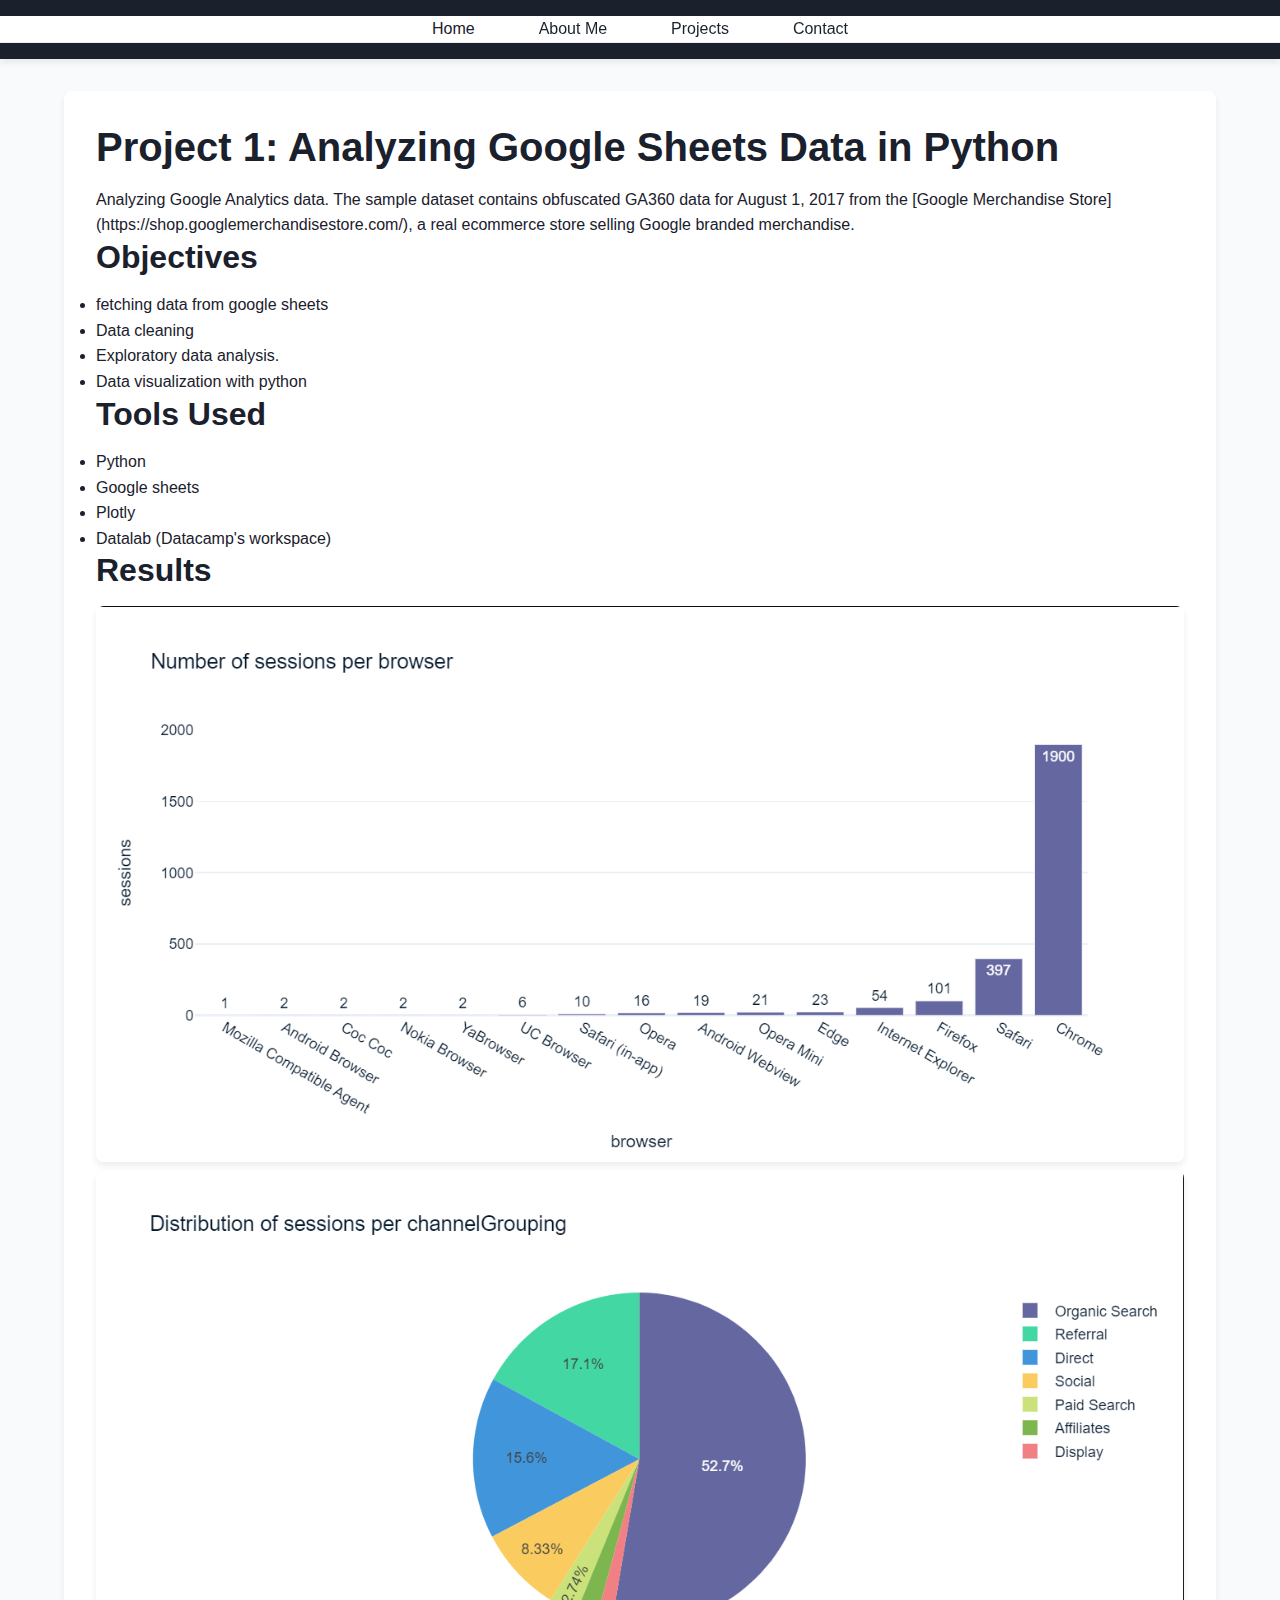
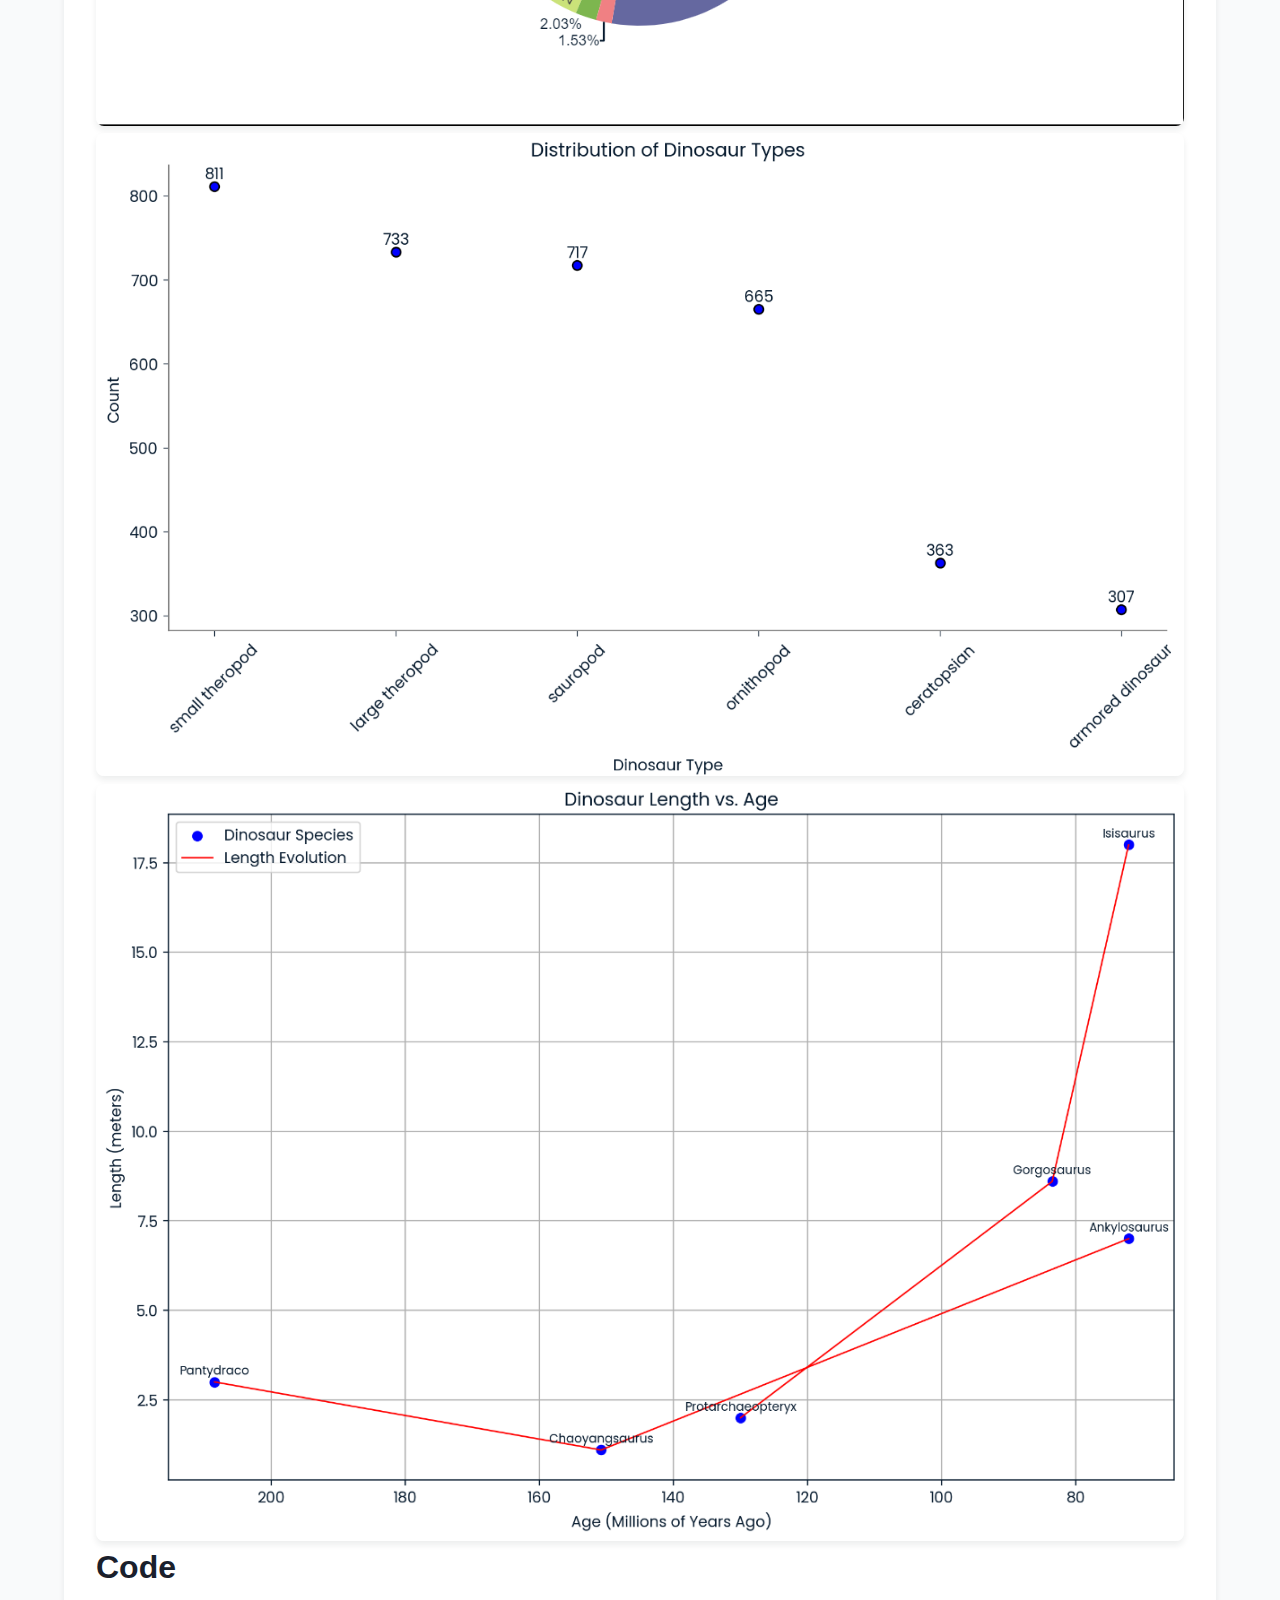
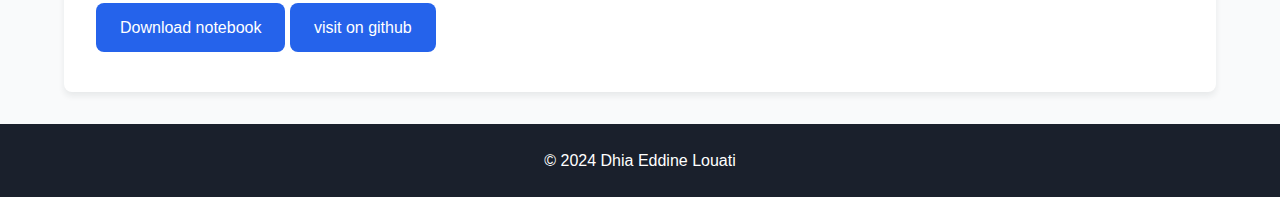
<file: projects/project1/index.html>
<!DOCTYPE html>
<html lang="en">
<head>
    <meta charset="UTF-8">
    <meta name="viewport" content="width=device-width, initial-scale=1.0">
    <title>Project 1 - My Portfolio</title>
    <link rel="stylesheet" href="../../css/style.css">
</head>
<body>
    <header>
        <nav>
            <ul>
                <li><a href="../../index.html">Home</a></li>
                <li><a href="../../about.html">About Me</a></li>
                <li><a href="../../projects.html">Projects</a></li>
                <li><a href="../../contact.html">Contact</a></li>
            </ul>
        </nav>
    </header>

    <section id="project">
        <h1>Project 1: Analyzing Google Sheets Data in Python</h1>
        <p>Analyzing Google Analytics data. The sample dataset contains obfuscated GA360 data for August 1, 2017 from the [Google Merchandise Store](https://shop.googlemerchandisestore.com/), a real ecommerce store selling Google branded merchandise.</p>
        <h2>Objectives</h2>
        <ul>
            <li>fetching data from google sheets</li>
            <li>Data cleaning</li>
            <li>Exploratory data analysis.</li>
            <li>Data visualization with python</li>
        </ul>
        
        <h2>Tools Used</h2>
        <ul>
            <li>Python</li>
            <li>Google sheets</li>
            <li>Plotly</li>
            <li>Datalab (Datacamp's workspace)</li>
        </ul>

        <h2>Results</h2>
        <img src="images/plot4.png" class="img2"alt="Visualization 1">
        <img src="images/plot3.png" class="img2"alt="Visualization 1">
        <img src="images/plot2.png" class="img2"alt="Visualization 1">
        <img src="images/plot1.png" class="img2"alt="Visualization 1">
        <h2>Code</h2>
        <a href="notebook.ipynb" download class="button">Download notebook</a>
        <a href="" target="_blank" class="button">visit on github</a>
    </section>

    <footer>
        <p>&copy; 2024 Dhia Eddine Louati</p>
    </footer>
</body>
</html>
</file>
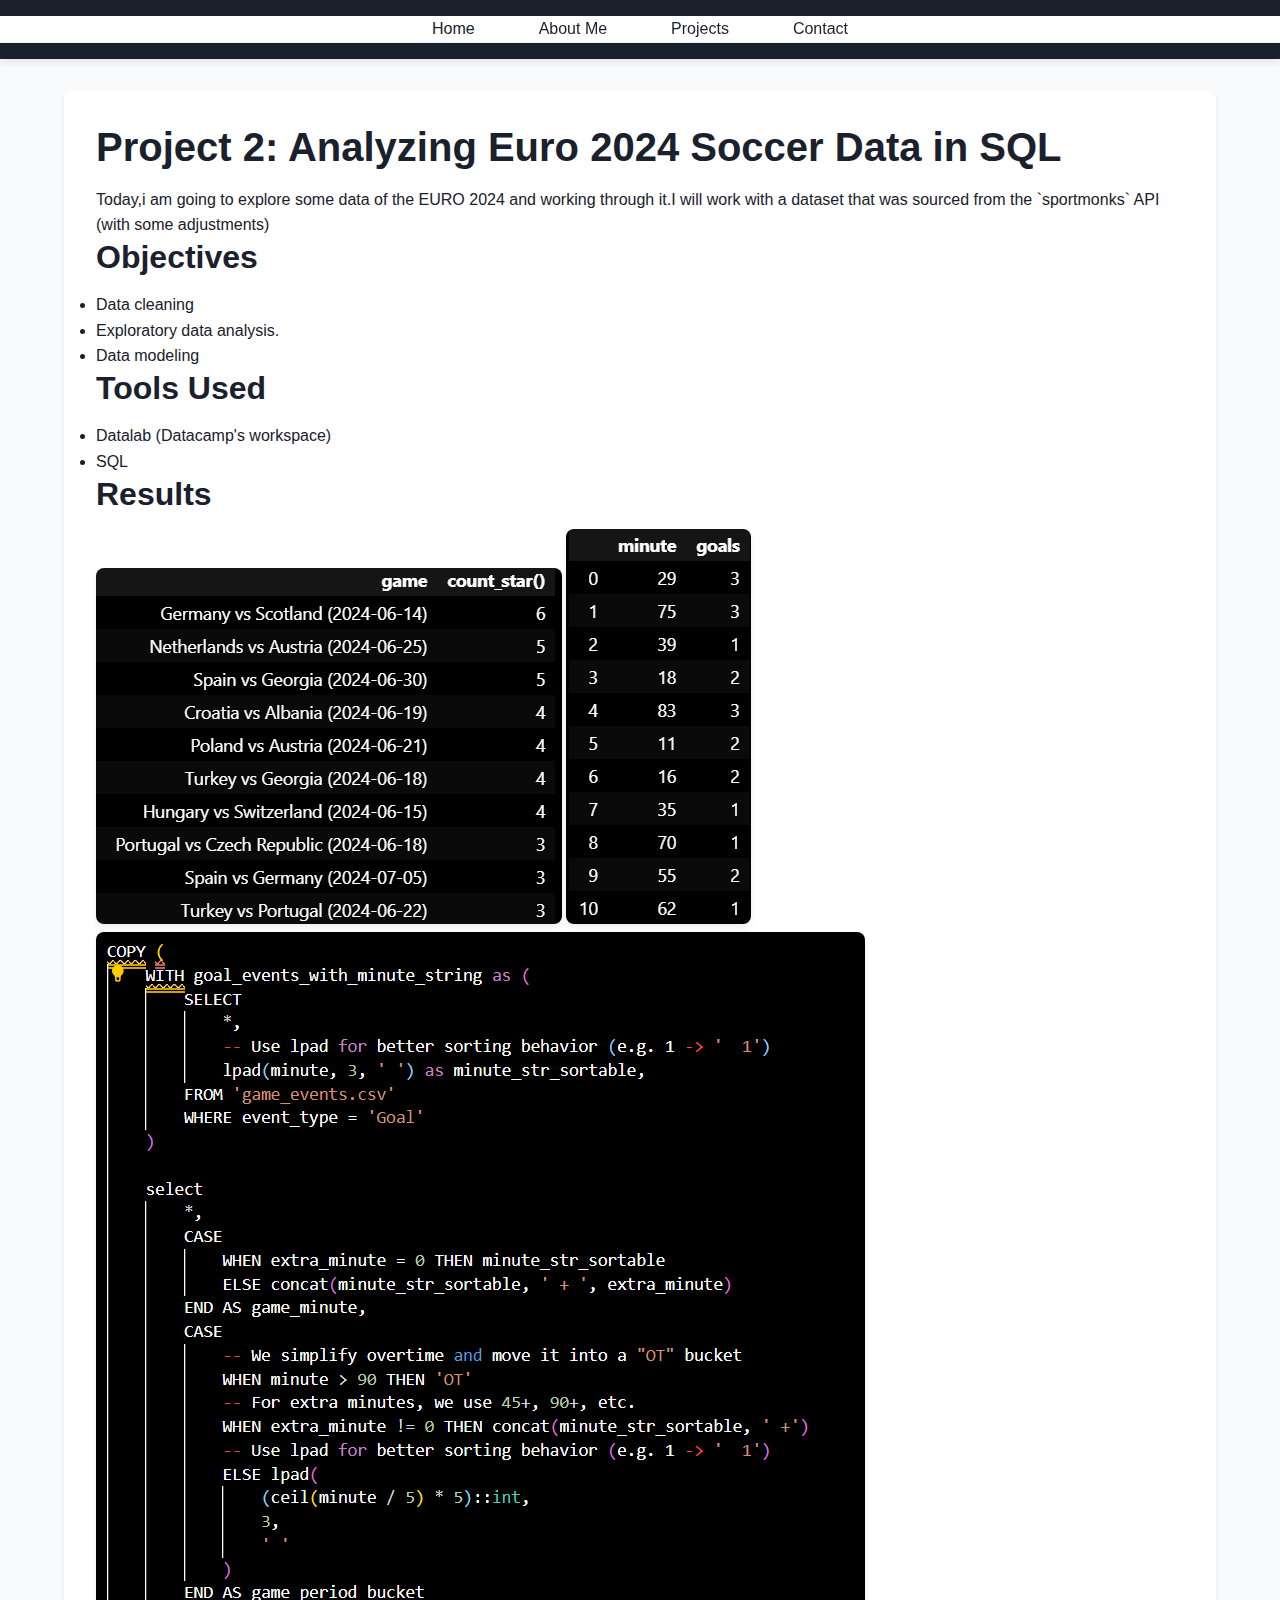
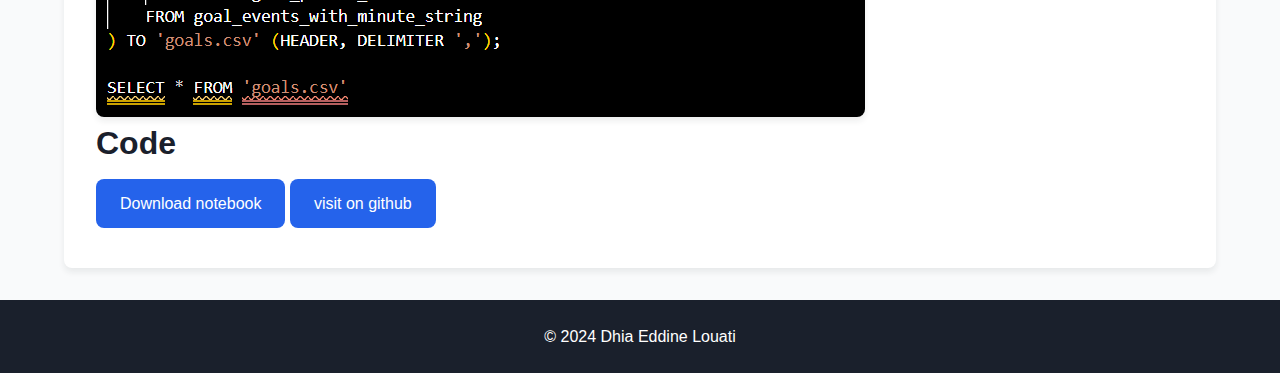
<file: projects/project2/index.html>
<!DOCTYPE html>
<html lang="en">
<head>
    <meta charset="UTF-8">
    <meta name="viewport" content="width=device-width, initial-scale=1.0">
    <title>Project 2 - My Portfolio</title>
    <link rel="stylesheet" href="../../css/style.css">
</head>
<body>
    <header>
        <nav>
            <ul>
                <li><a href="../../index.html">Home</a></li>
                <li><a href="../../about.html">About Me</a></li>
                <li><a href="../../projects.html">Projects</a></li>
                <li><a href="../../contact.html">Contact</a></li>
            </ul>
        </nav>
    </header>

    <section id="project">
        <h1>Project 2: Analyzing Euro 2024 Soccer Data in SQL</h1>
        <p>Today,i am going to explore some data of the EURO 2024 and working through it.I will work with a dataset that was sourced from the `sportmonks` API (with some adjustments)</p>
        <h2>Objectives</h2>
        <ul>
            <li>Data cleaning</li>
            <li>Exploratory data analysis.</li>
            <li>Data modeling</li>
        </ul>
        
        <h2>Tools Used</h2>
        <ul>
            <li>Datalab (Datacamp's workspace)</li>
            <li>SQL</li>
        </ul>

        <h2>Results</h2>
        <img src="images/plot2.png" class="img2"alt="Visualization 1">
        <img src="images/plot3.png" class="img2"alt="Visualization 1">
        <img src="images/plot1.png" class="img2"alt="Visualization 1">
        <h2>Code</h2>
        <a href="notebook.ipynb" download class="button">Download notebook</a>
        <a href="" target="_blank" class="button">visit on github</a>
    </section>

    <footer>
        <p>&copy; 2024 Dhia Eddine Louati</p>
    </footer>
</body>
</html>
</file>
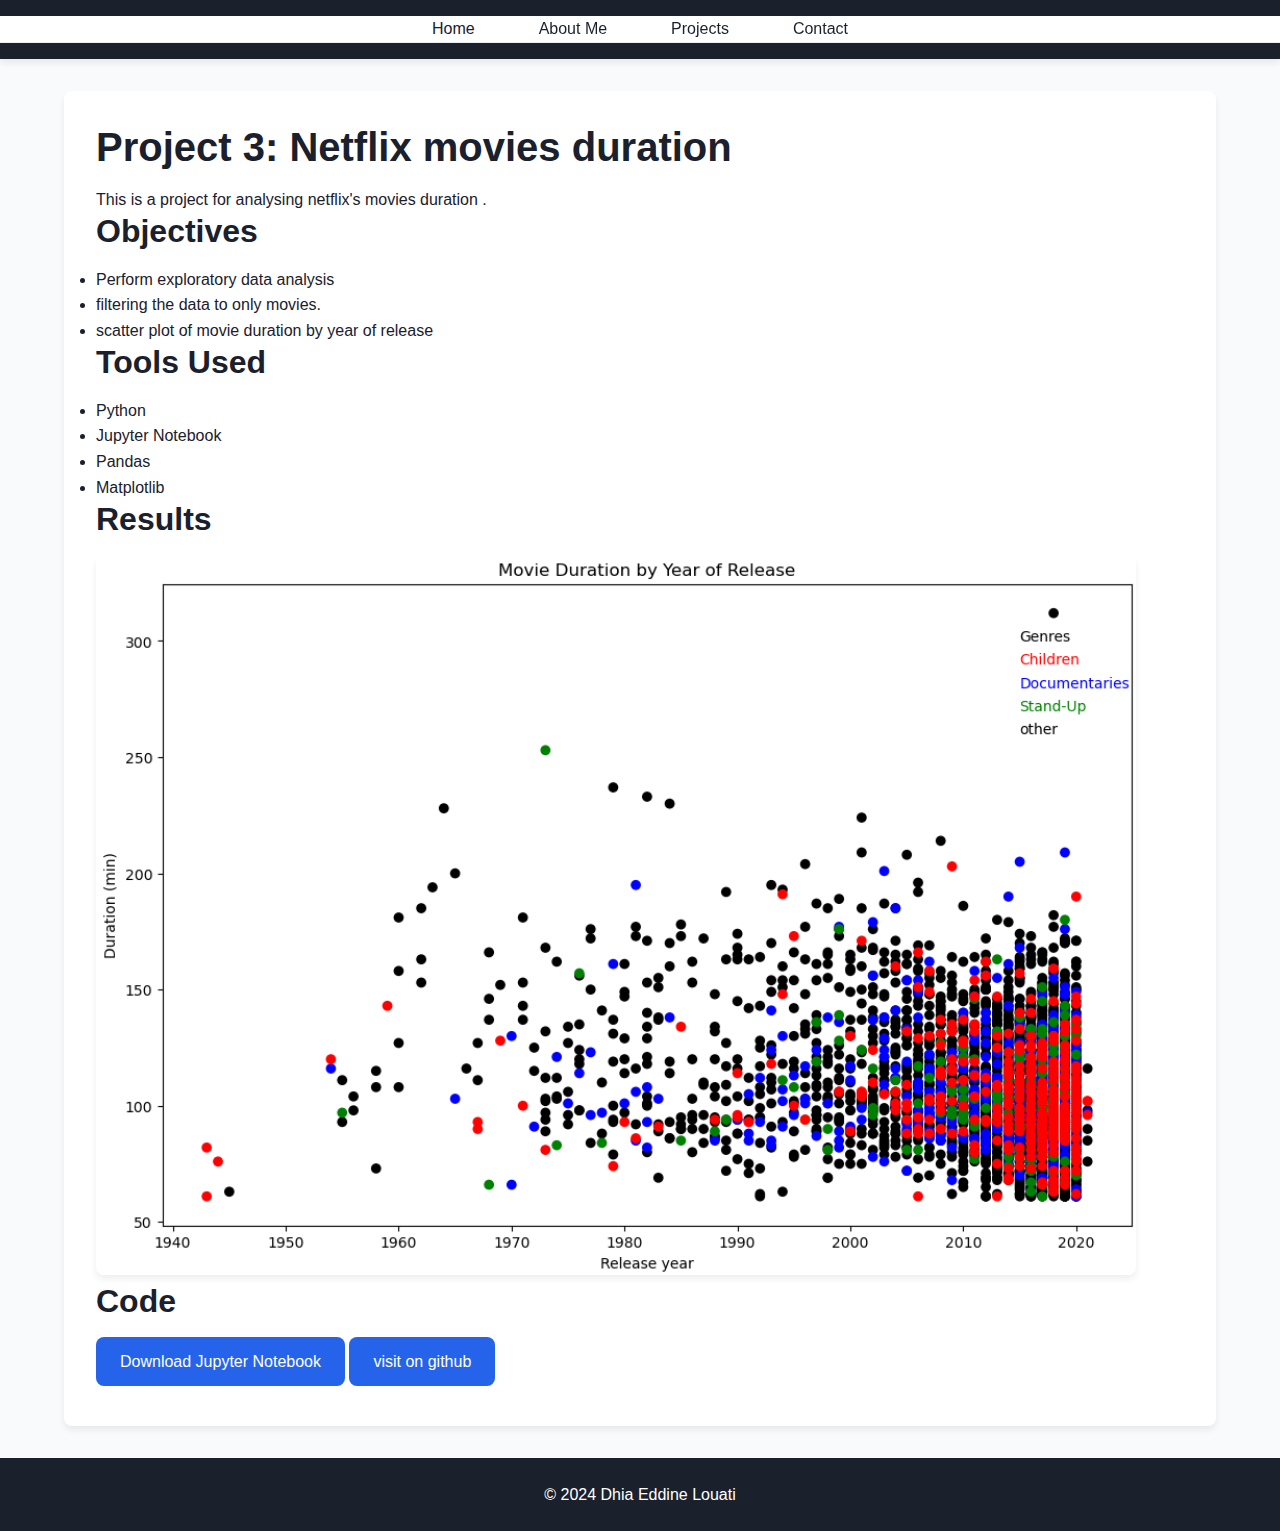
<file: projects/project3/index.html>
<!DOCTYPE html>
<html lang="en">
<head>
    <meta charset="UTF-8">
    <meta name="viewport" content="width=device-width, initial-scale=1.0">
    <title>Project 3 - My Portfolio</title>
    <link rel="stylesheet" href="../../css/style.css">
</head>
<body>
    <header>
        <nav>
            <ul>
                <li><a href="../../index.html">Home</a></li>
                <li><a href="../../about.html">About Me</a></li>
                <li><a href="../../projects.html">Projects</a></li>
                <li><a href="../../contact.html">Contact</a></li>
            </ul>
        </nav>
    </header>

    <section id="project">
        <h1>Project 3: Netflix movies duration</h1>
        <p>This is a project for analysing netflix's movies duration .</p>
        <h2>Objectives</h2>
        <ul>
            <li>Perform exploratory data analysis</li>
            <li>filtering the data to only movies.</li>
            <li>scatter plot of movie duration by year of release </li>
        </ul>
        
        <h2>Tools Used</h2>
        <ul>
            <li>Python</li>
            <li>Jupyter Notebook</li>
            <li>Pandas</li>
            <li>Matplotlib</li>
        </ul>

        <h2>Results</h2>
        <img src="images/plot1.png" class="img1"alt="Visualization 1">
        
        
        <h2>Code</h2>
        <a href="notebook.ipynb" download class="button">Download Jupyter Notebook</a>
        <a href="https://github.com/Dhieaaldin/dhia_louati/tree/ce7a37029e50ccf1c387046a68b3bd632adb9a08/projects/project3" target="_blank" class="button">visit on github</a>
    </section>

    <footer>
        <p>&copy; 2024 Dhia Eddine Louati</p>
    </footer>
</body>
</html>
</file>
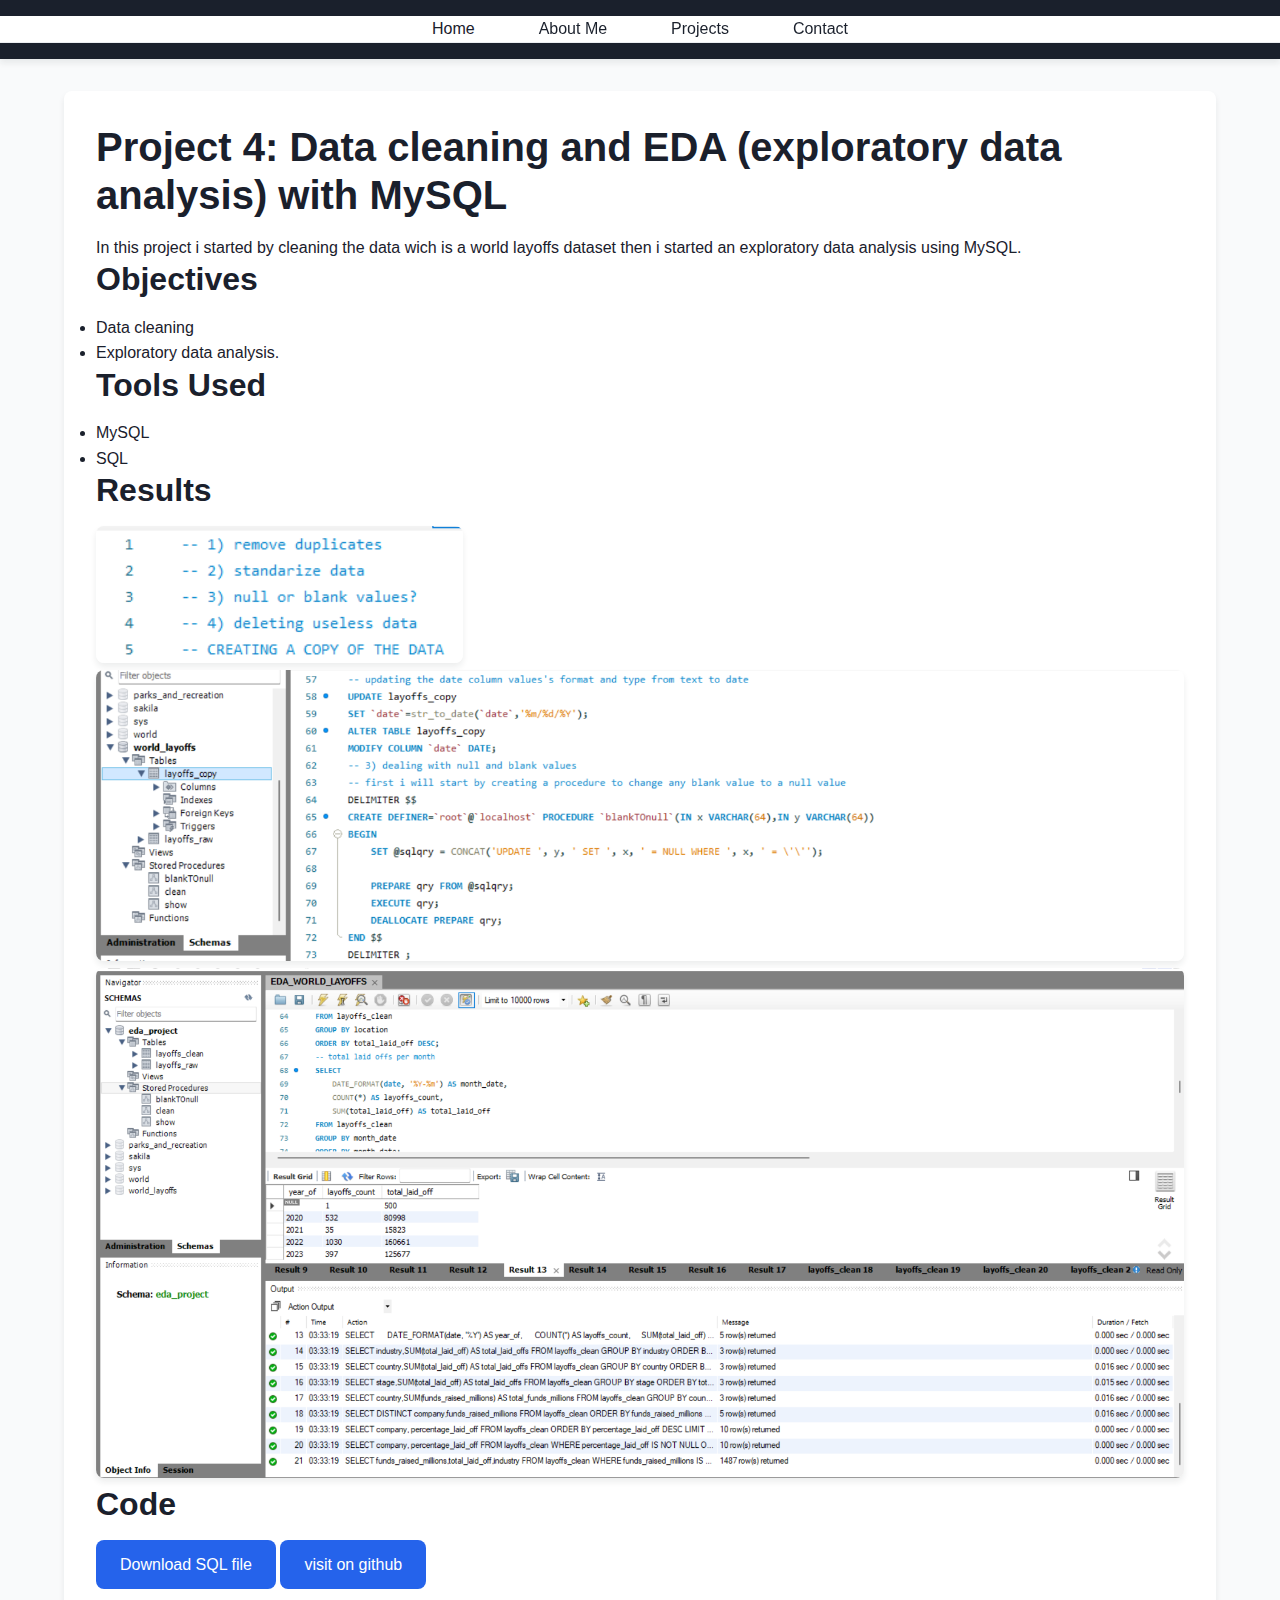
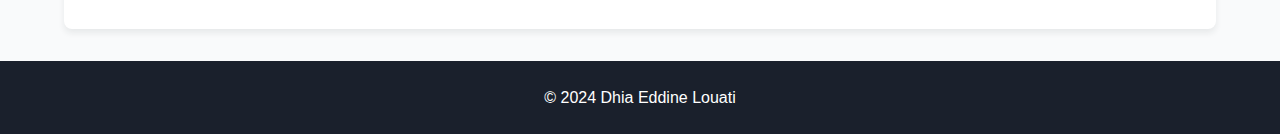
<file: projects/project4/index.html>
<!DOCTYPE html>
<html lang="en">
<head>
    <meta charset="UTF-8">
    <meta name="viewport" content="width=device-width, initial-scale=1.0">
    <title>Project 1 - My Portfolio</title>
    <link rel="stylesheet" href="../../css/style.css">
</head>
<body>
    <header>
        <nav>
            <ul>
                <li><a href="../../index.html">Home</a></li>
                <li><a href="../../about.html">About Me</a></li>
                <li><a href="../../projects.html">Projects</a></li>
                <li><a href="../../contact.html">Contact</a></li>
            </ul>
        </nav>
    </header>

    <section id="project">
        <h1>Project 4: Data cleaning and EDA (exploratory data analysis) with MySQL</h1>
        <p>In this project i started by cleaning the data wich is a world layoffs dataset then i started an exploratory data analysis using MySQL.</p>
        <h2>Objectives</h2>
        <ul>
            <li>Data cleaning</li>
            <li>Exploratory data analysis.</li>
        </ul>
        
        <h2>Tools Used</h2>
        <ul>
            <li>MySQL</li>
            <li>SQL</li>
        </ul>

        <h2>Results</h2>
        <img src="images/plot2.png" class="img2"alt="Visualization 1">
        <img src="images/plot3.png" class="img2"alt="Visualization 1">
        <img src="images/plot1.png" class="img2"alt="Visualization 1">
        <h2>Code</h2>
        <a href="layoffs.sql" download class="button">Download SQL file</a>
        <a href="" target="_blank" class="button">visit on github</a>
    </section>

    <footer>
        <p>&copy; 2024 Dhia Eddine Louati</p>
    </footer>
</body>
</html>
</file>
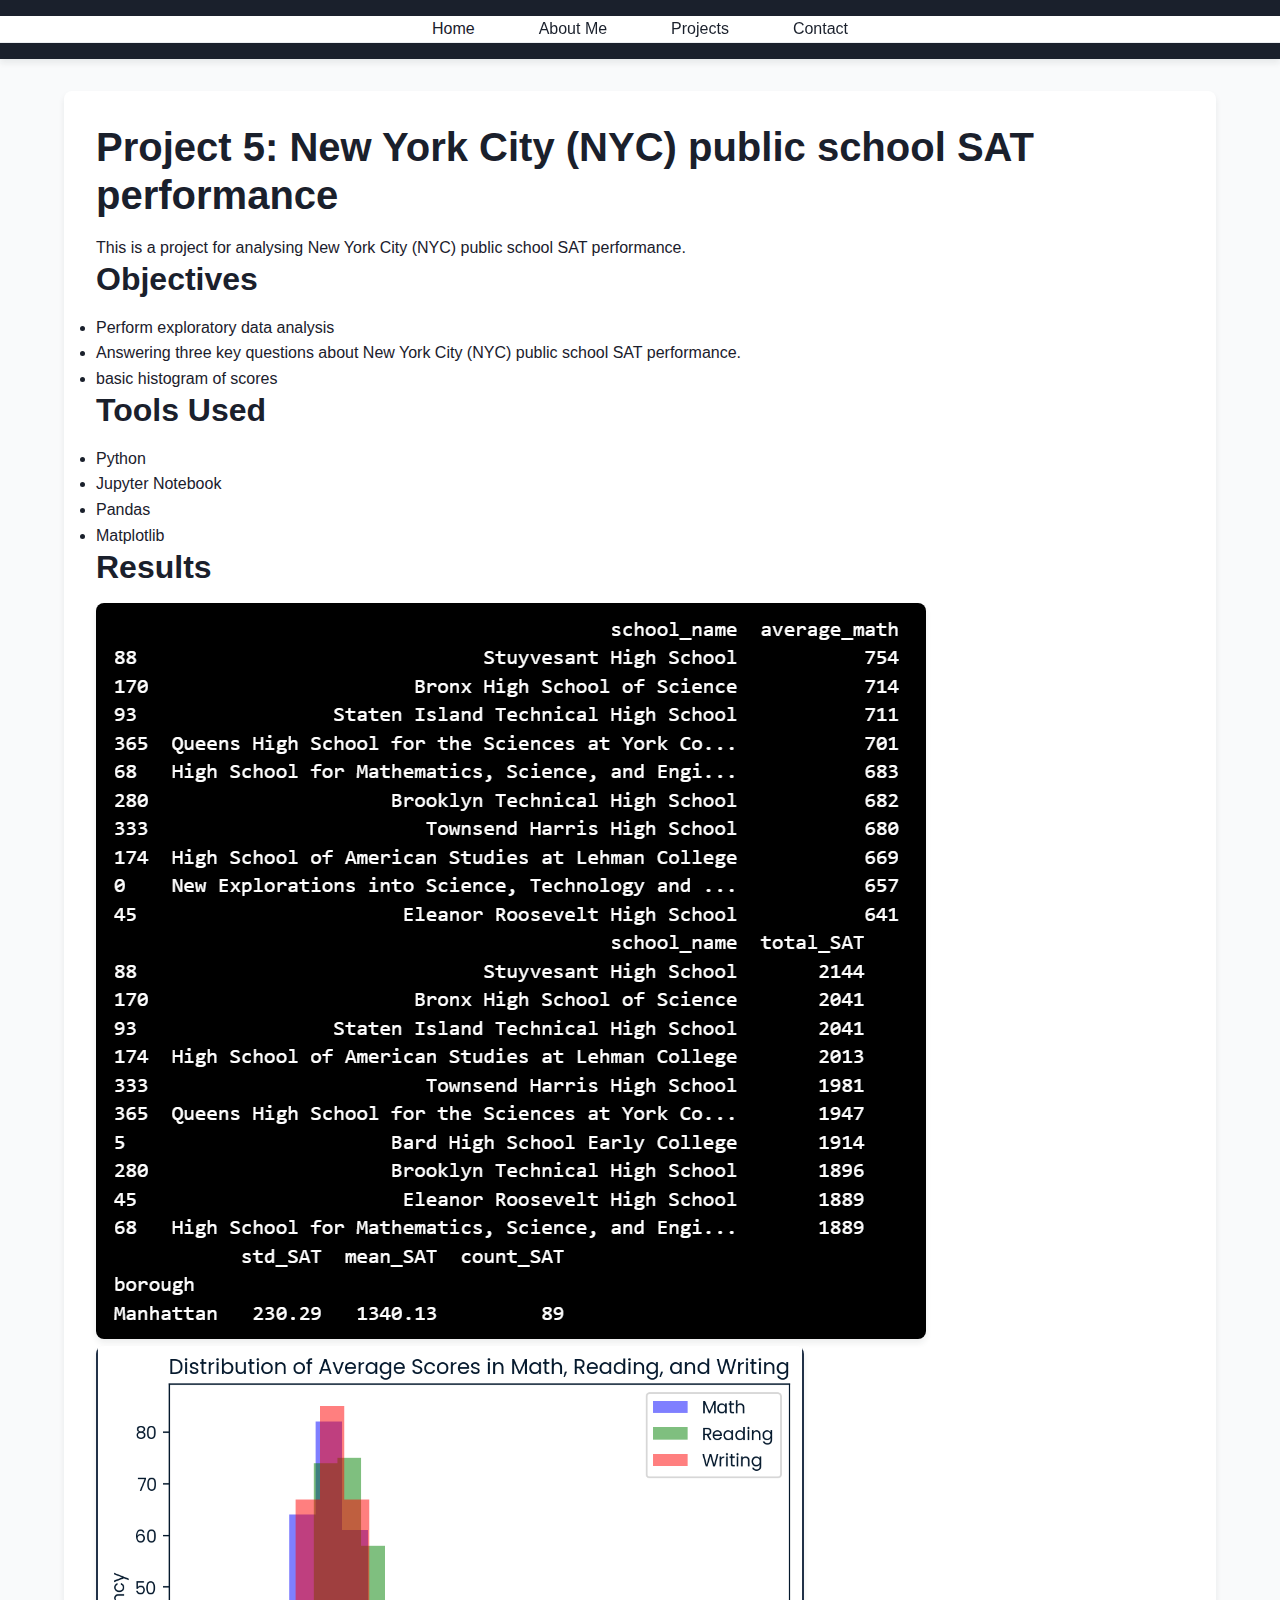
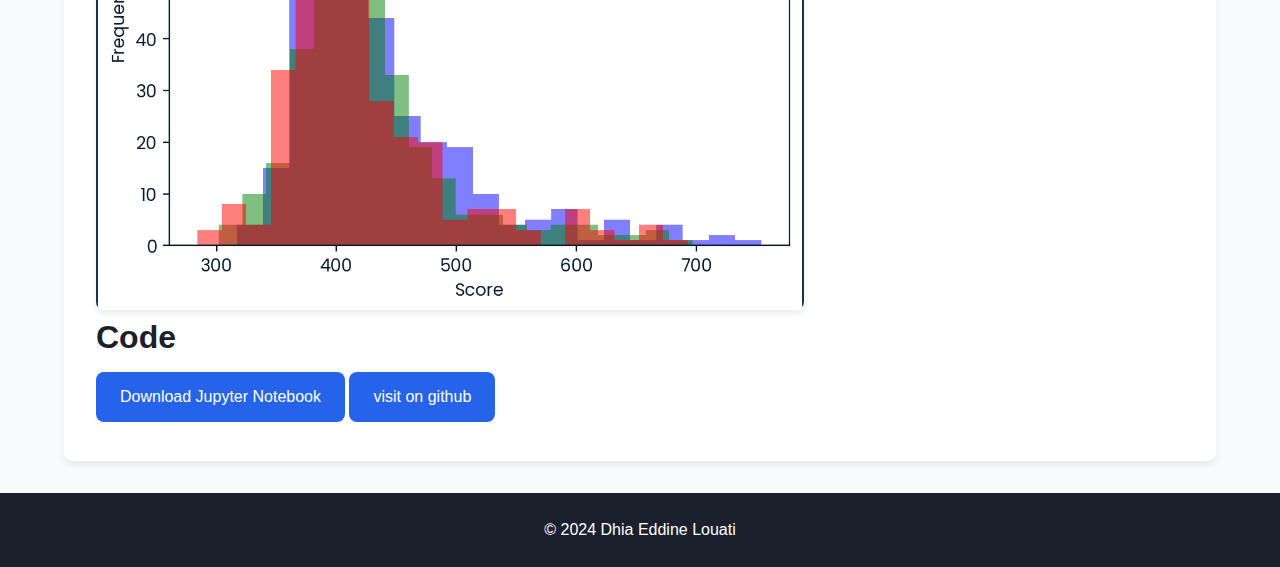
<file: projects/project5/index.html>
<!DOCTYPE html>
<html lang="en">
<head>
    <meta charset="UTF-8">
    <meta name="viewport" content="width=device-width, initial-scale=1.0">
    <title>Project 5 - My Portfolio</title>
    <link rel="stylesheet" href="../../css/style.css">
</head>
<body>
    <header>
        <nav>
            <ul>
                <li><a href="../../index.html">Home</a></li>
                <li><a href="../../about.html">About Me</a></li>
                <li><a href="../../projects.html">Projects</a></li>
                <li><a href="../../contact.html">Contact</a></li>
            </ul>
        </nav>
    </header>

    <section id="project">
        <h1>Project 5: New York City (NYC) public school SAT performance</h1>
        <p>This is a project for analysing New York City (NYC) public school SAT performance.</p>
        <h2>Objectives</h2>
        <ul>
            <li>Perform exploratory data analysis</li>
            <li>Answering three key questions about New York City (NYC) public school SAT performance.</li>
            <li>basic histogram of scores</li>
        </ul>
        
        <h2>Tools Used</h2>
        <ul>
            <li>Python</li>
            <li>Jupyter Notebook</li>
            <li>Pandas</li>
            <li>Matplotlib</li>
        </ul>

        <h2>Results</h2>
        <img src="images/plot1.png" class="img1"alt="Visualization 1">
        <img src="images/plot2.png" class="img1"alt="Visualization 1">
        
        <h2>Code</h2>
        <a href="notebook.ipynb" download class="button">Download Jupyter Notebook</a>
        <a href="" target="_blank" class="button">visit on github</a>
    </section>

    <footer>
        <p>&copy; 2024 Dhia Eddine Louati</p>
    </footer>
</body>
</html>
</file>
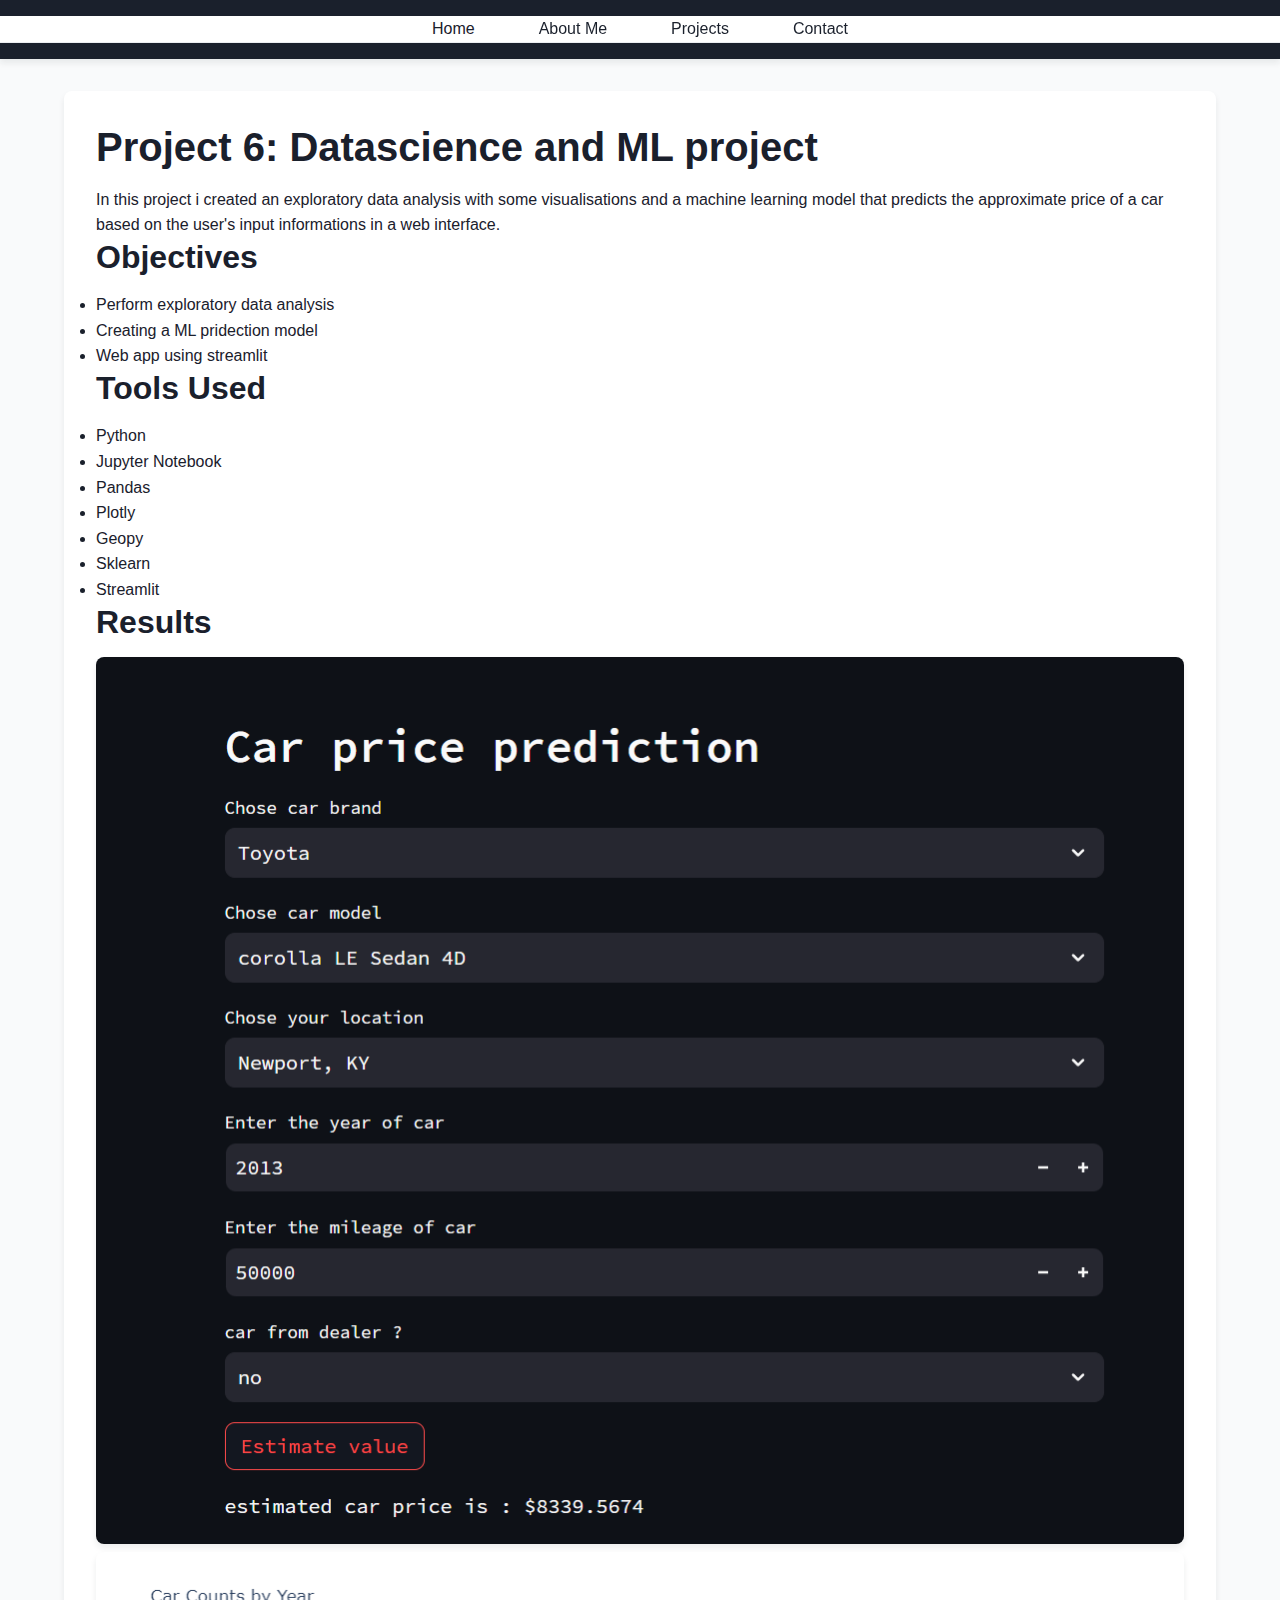
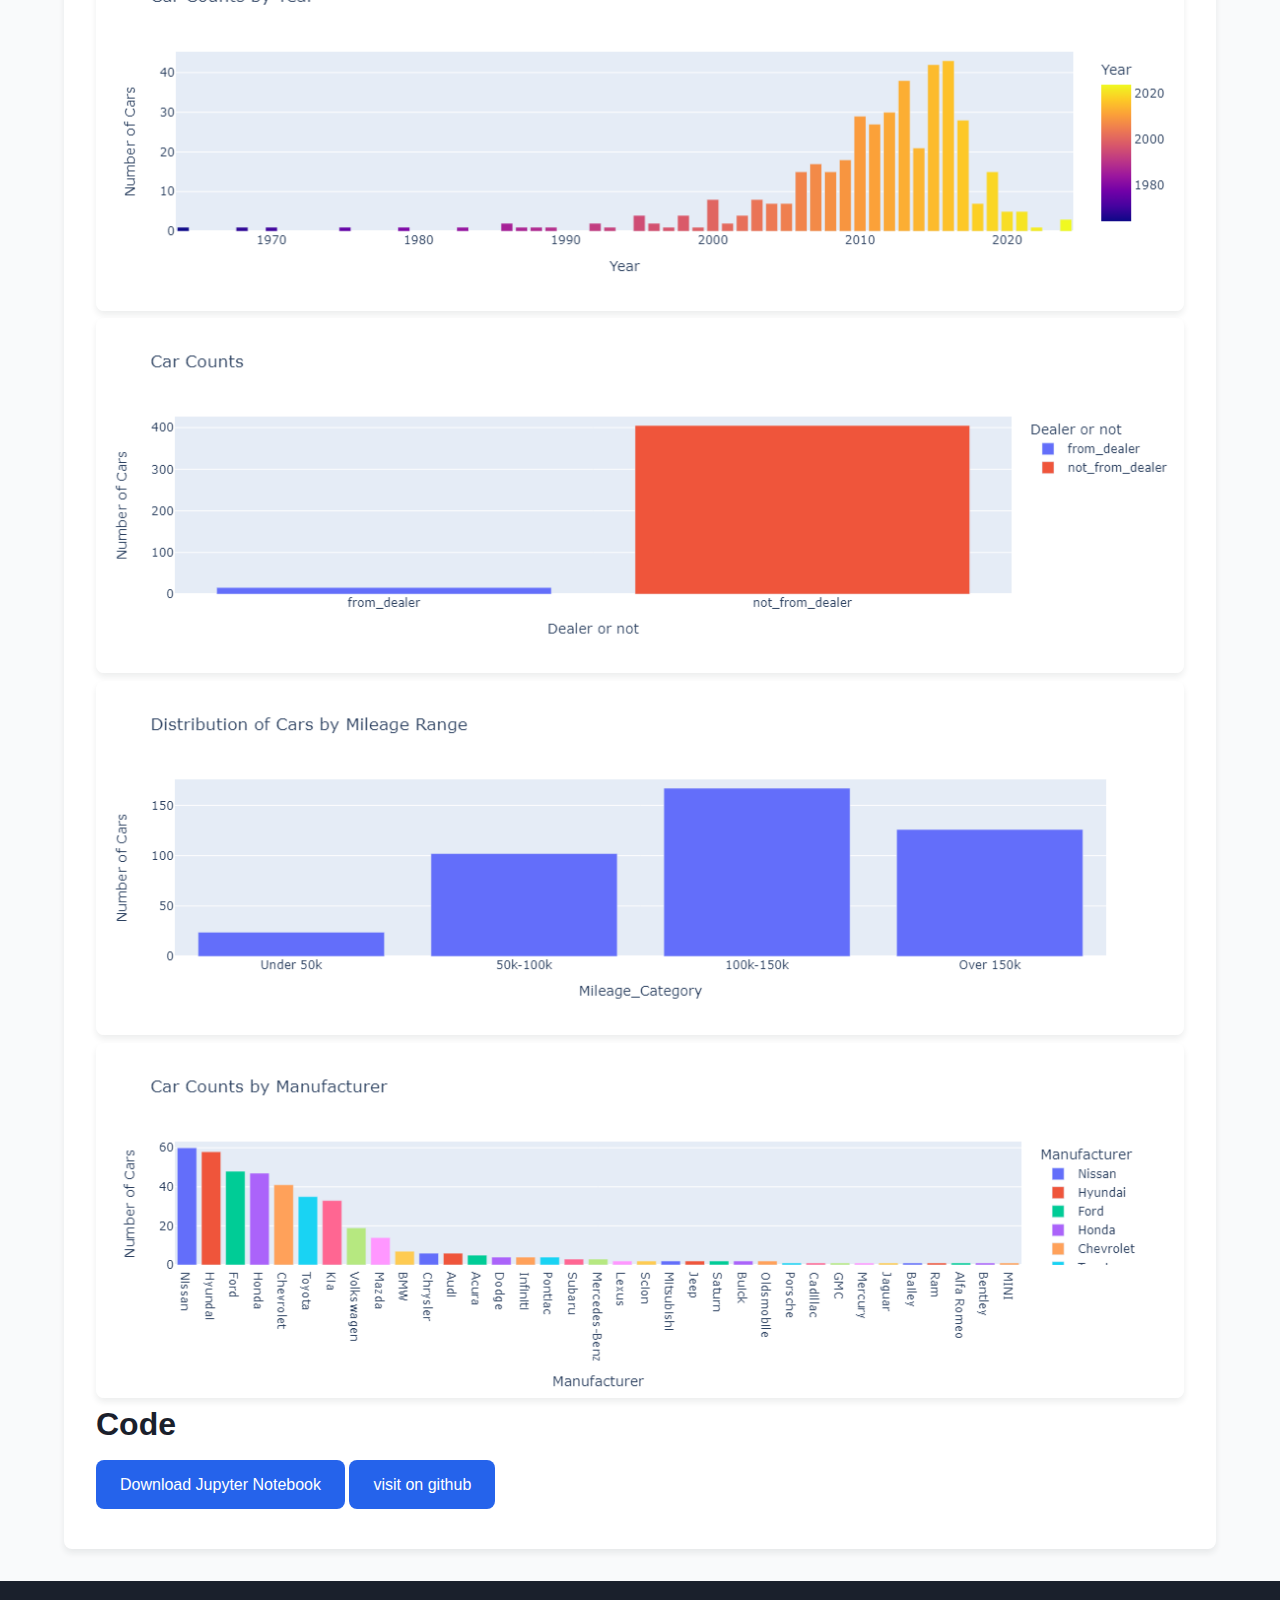
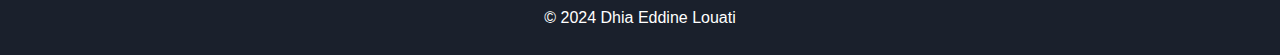
<file: projects/project6/index.html>
<!DOCTYPE html>
<html lang="en">
<head>
    <meta charset="UTF-8">
    <meta name="viewport" content="width=device-width, initial-scale=1.0">
    <title>Project 6 - My Portfolio</title>
    <link rel="stylesheet" href="../../css/style.css">
</head>
<body>
    <header>
        <nav>
            <ul>
                <li><a href="../../index.html">Home</a></li>
                <li><a href="../../about.html">About Me</a></li>
                <li><a href="../../projects.html">Projects</a></li>
                <li><a href="../../contact.html">Contact</a></li>
            </ul>
        </nav>
    </header>

    <section id="project">
        <h1>Project 6: Datascience and ML project</h1>
        <p>In this project i created an exploratory data analysis with some visualisations and a machine learning model that predicts the approximate price of a car based on the user's input informations in a web interface.</p>
        <h2>Objectives</h2>
        <ul>
            <li>Perform exploratory data analysis</li>
            <li>Creating a ML pridection model</li>
            <li>Web app using streamlit</li>
        </ul>
        
        <h2>Tools Used</h2>
        <ul>
            <li>Python</li>
            <li>Jupyter Notebook</li>
            <li>Pandas</li>
            <li>Plotly</li>
            <li>Geopy</li>
            <li>Sklearn</li>
            <li>Streamlit</li>
        </ul>

        <h2>Results</h2>
        <img src="images/thumbnail.png" class="img1"alt="Visualization 1">
        <img src="images/newplot (1).png" class="img1"alt="Visualization 1">
        <img src="images/newplot (2).png" class="img1"alt="Visualization 1">
        <img src="images/newplot (3).png" class="img1"alt="Visualization 1">
        <img src="images/newplot (4).png" class="img1" style="width: 100%;" alt="Visualization 1">
        
        <h2>Code</h2>
        <a href="notebook.ipynb" download class="button">Download Jupyter Notebook</a>
        <a href="https://github.com/Dhieaaldin/portfolio_projects/tree/8784feda6168b867aa3f2c69bbf8d398338c584d/projects/project6" target="_blank" class="button">visit on github</a>
    </section>

    <footer>
        <p>&copy; 2024 Dhia Eddine Louati</p>
    </footer>
</body>
</html>
</file>
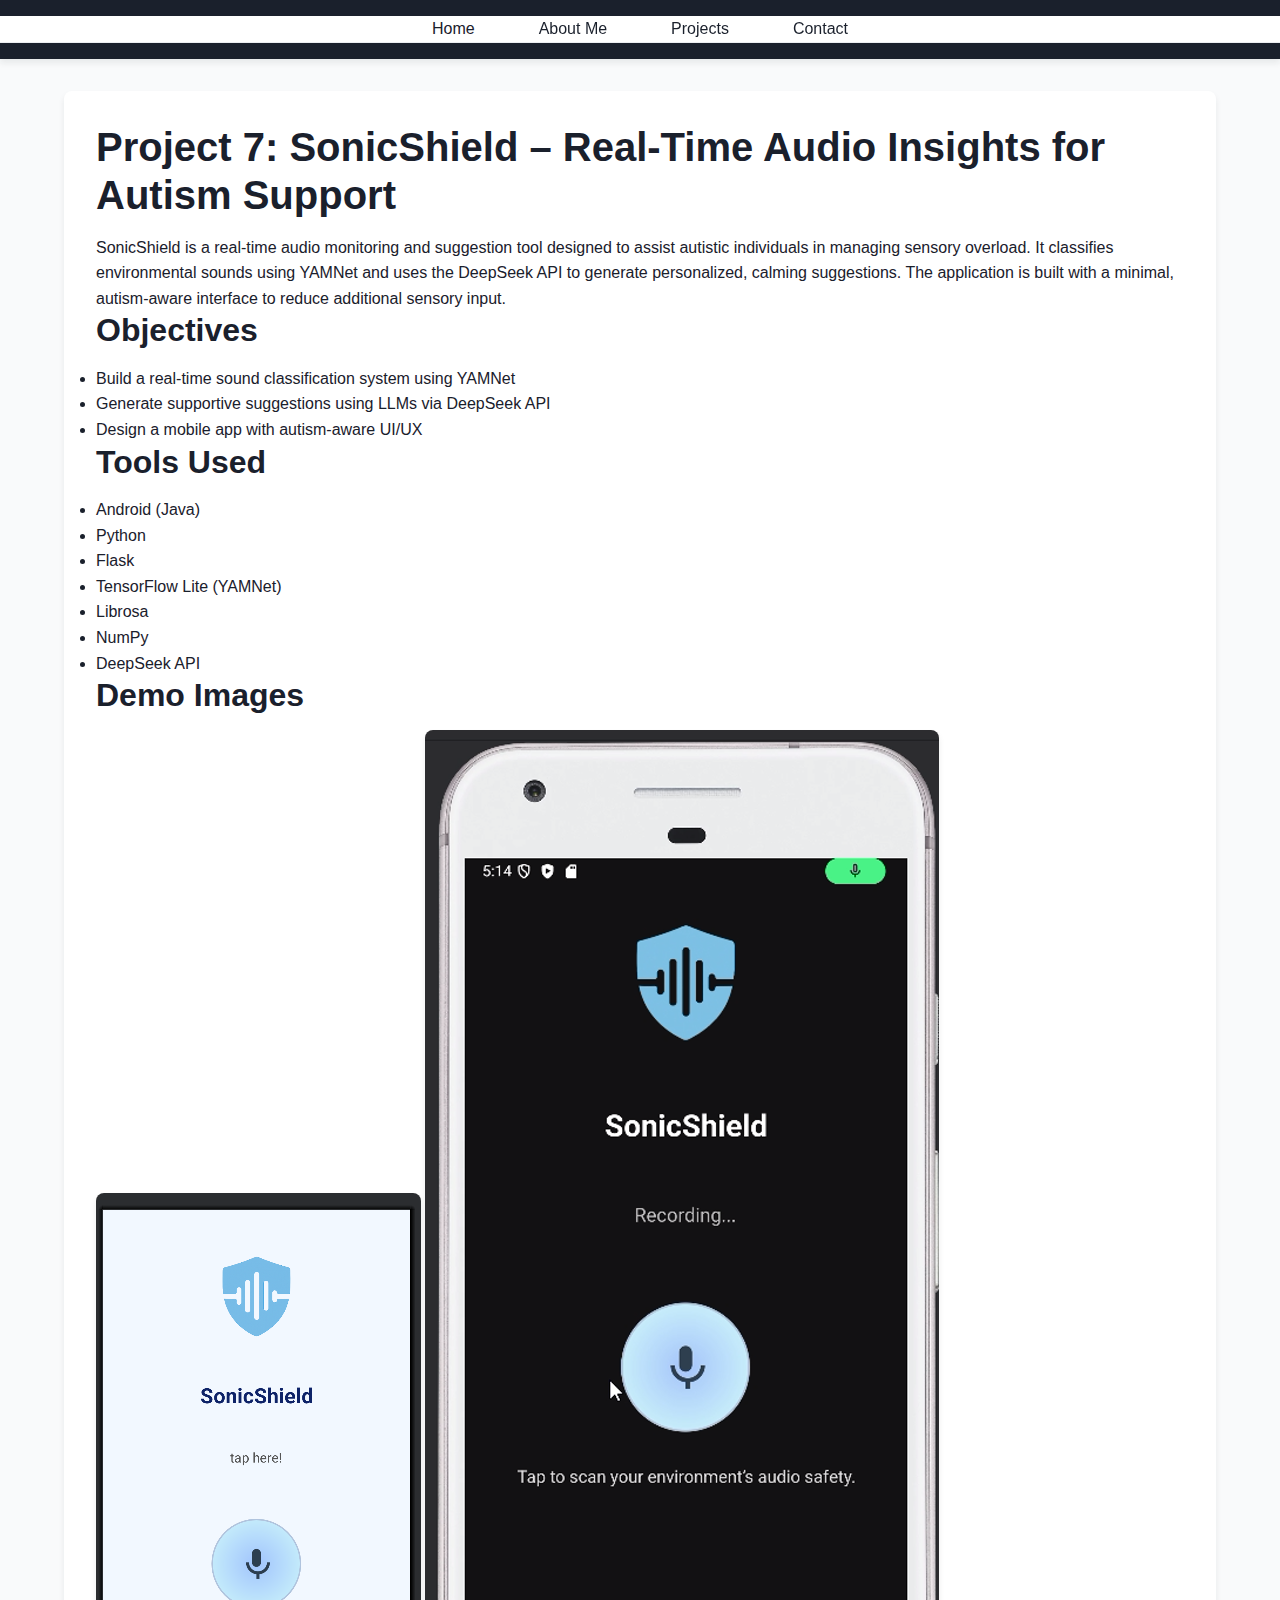
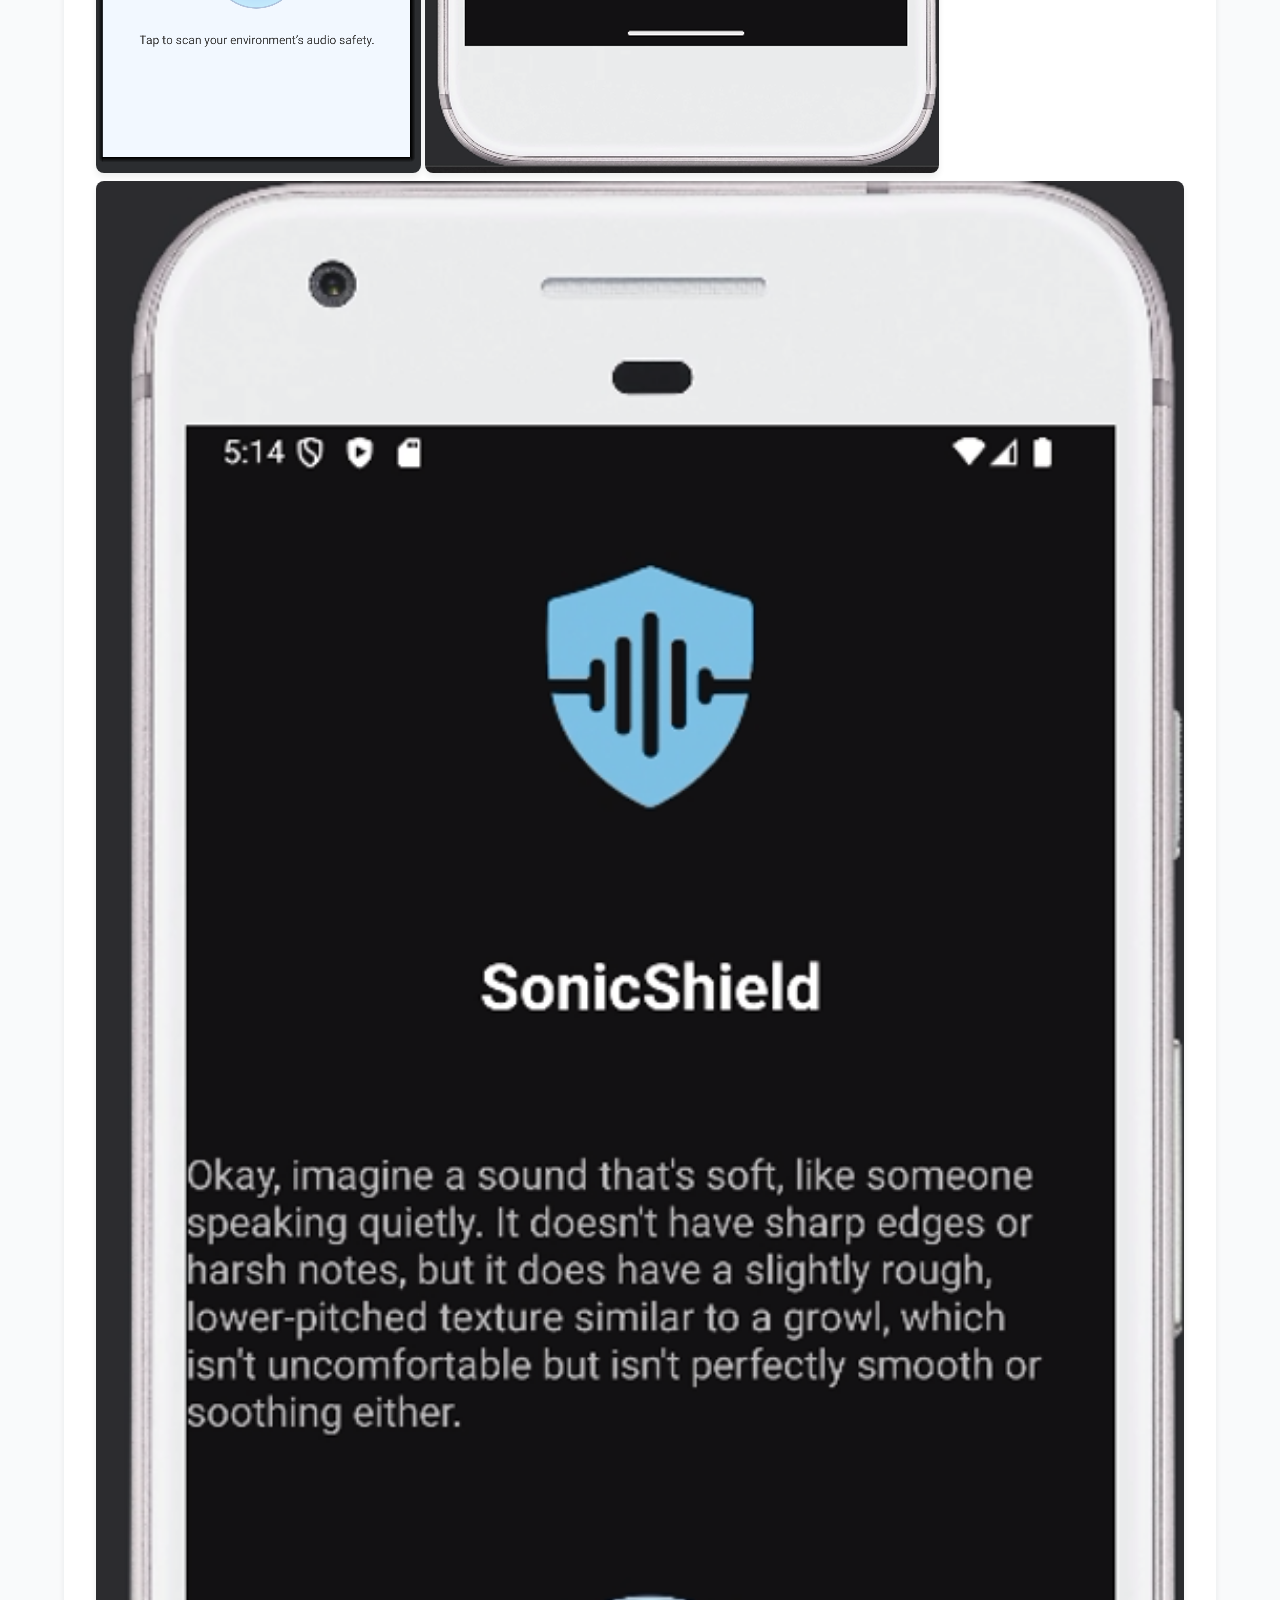
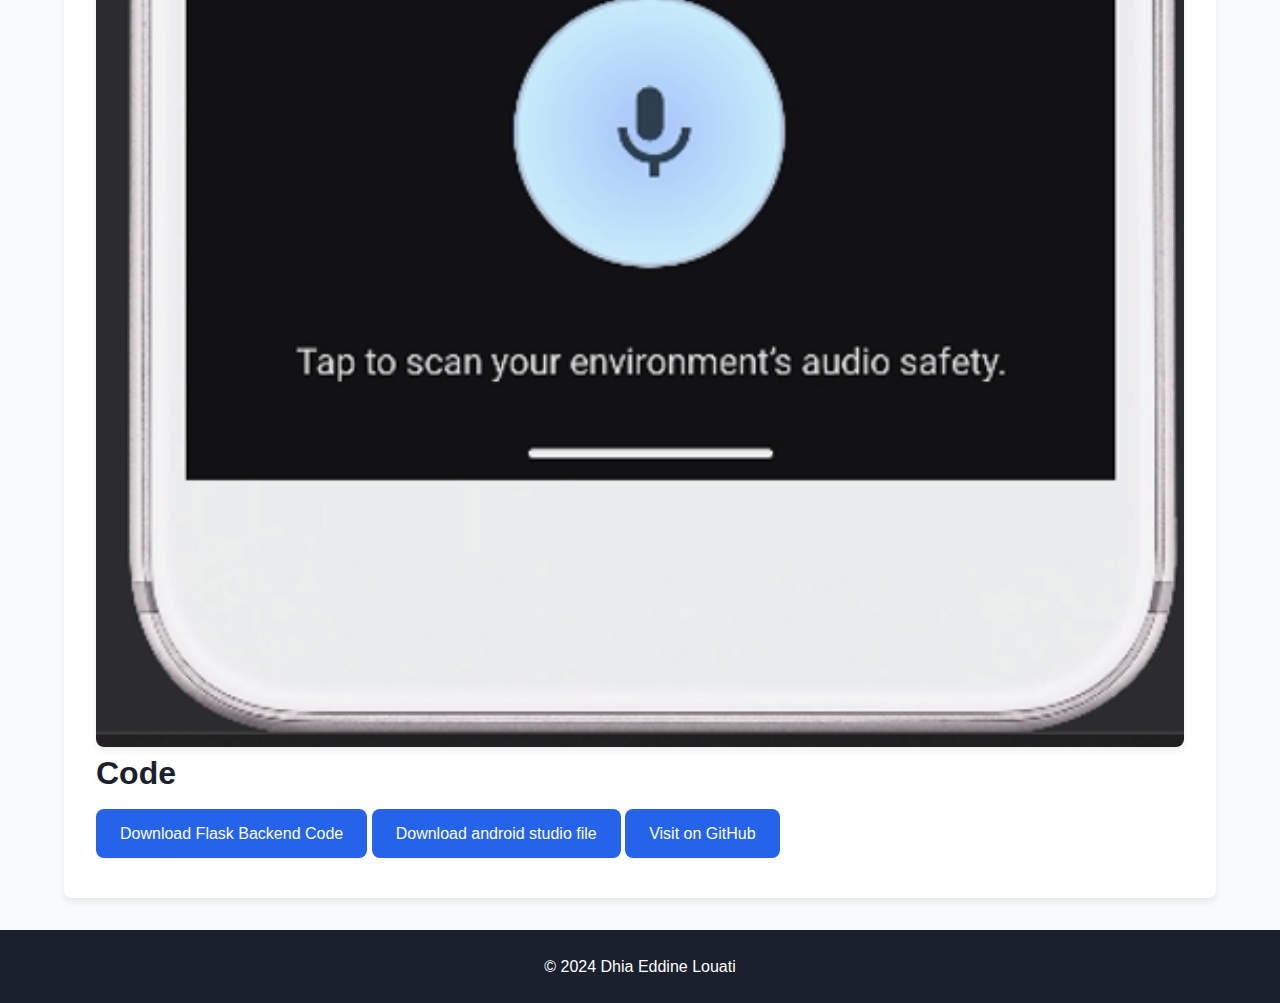
<file: projects/project7/index.html>
<!DOCTYPE html>
<html lang="en">
<head>
    <meta charset="UTF-8">
    <meta name="viewport" content="width=device-width, initial-scale=1.0">
    <title>Project 7 - My Portfolio</title>
    <link rel="stylesheet" href="../../css/style.css">
</head>
<body>
    <header>
        <nav>
            <ul>
                <li><a href="../../index.html">Home</a></li>
                <li><a href="../../about.html">About Me</a></li>
                <li><a href="../../projects.html">Projects</a></li>
                <li><a href="../../contact.html">Contact</a></li>
            </ul>
        </nav>
    </header>

    <section id="project">
        <h1>Project 7: SonicShield – Real-Time Audio Insights for Autism Support</h1>
        <p>SonicShield is a real-time audio monitoring and suggestion tool designed to assist autistic individuals in managing sensory overload. It classifies environmental sounds using YAMNet and uses the DeepSeek API to generate personalized, calming suggestions. The application is built with a minimal, autism-aware interface to reduce additional sensory input.</p>
        
        <h2>Objectives</h2>
        <ul>
            <li>Build a real-time sound classification system using YAMNet</li>
            <li>Generate supportive suggestions using LLMs via DeepSeek API</li>
            <li>Design a mobile app with autism-aware UI/UX</li>
        </ul>

        <h2>Tools Used</h2>
        <ul>
            <li>Android (Java)</li>
            <li>Python</li>
            <li>Flask</li>
            <li>TensorFlow Lite (YAMNet)</li>
            <li>Librosa</li>
            <li>NumPy</li>
            <li>DeepSeek API</li>
        </ul>

        <h2>Demo Images</h2>
        <img src="images/Capture d'écran 2025-06-11 024110.png" class="img1" alt="SonicShield UI Screenshot 1">
        <img src="images/Capture d'écran 2025-06-15 124027.png" class="img1" alt="SonicShield UI Screenshot 2">
        <img src="images/Capture d'écran 2025-06-15 124053.png" class="img1" style="width: 100%;" alt="SonicShield UI Screenshot 3">

        <h2>Code</h2>
        <a href="flask_services/main_server.py" download class="button">Download Flask Backend Code</a>
        <a href="MyApplication.rar" download class="button">Download android studio file</a>
        <a href="https://github.com/Dhieaaldin/SonicShield" target="_blank" class="button">Visit on GitHub</a>
    </section>

    <footer>
        <p>&copy; 2024 Dhia Eddine Louati</p>
    </footer>
</body>
</html>
</file>
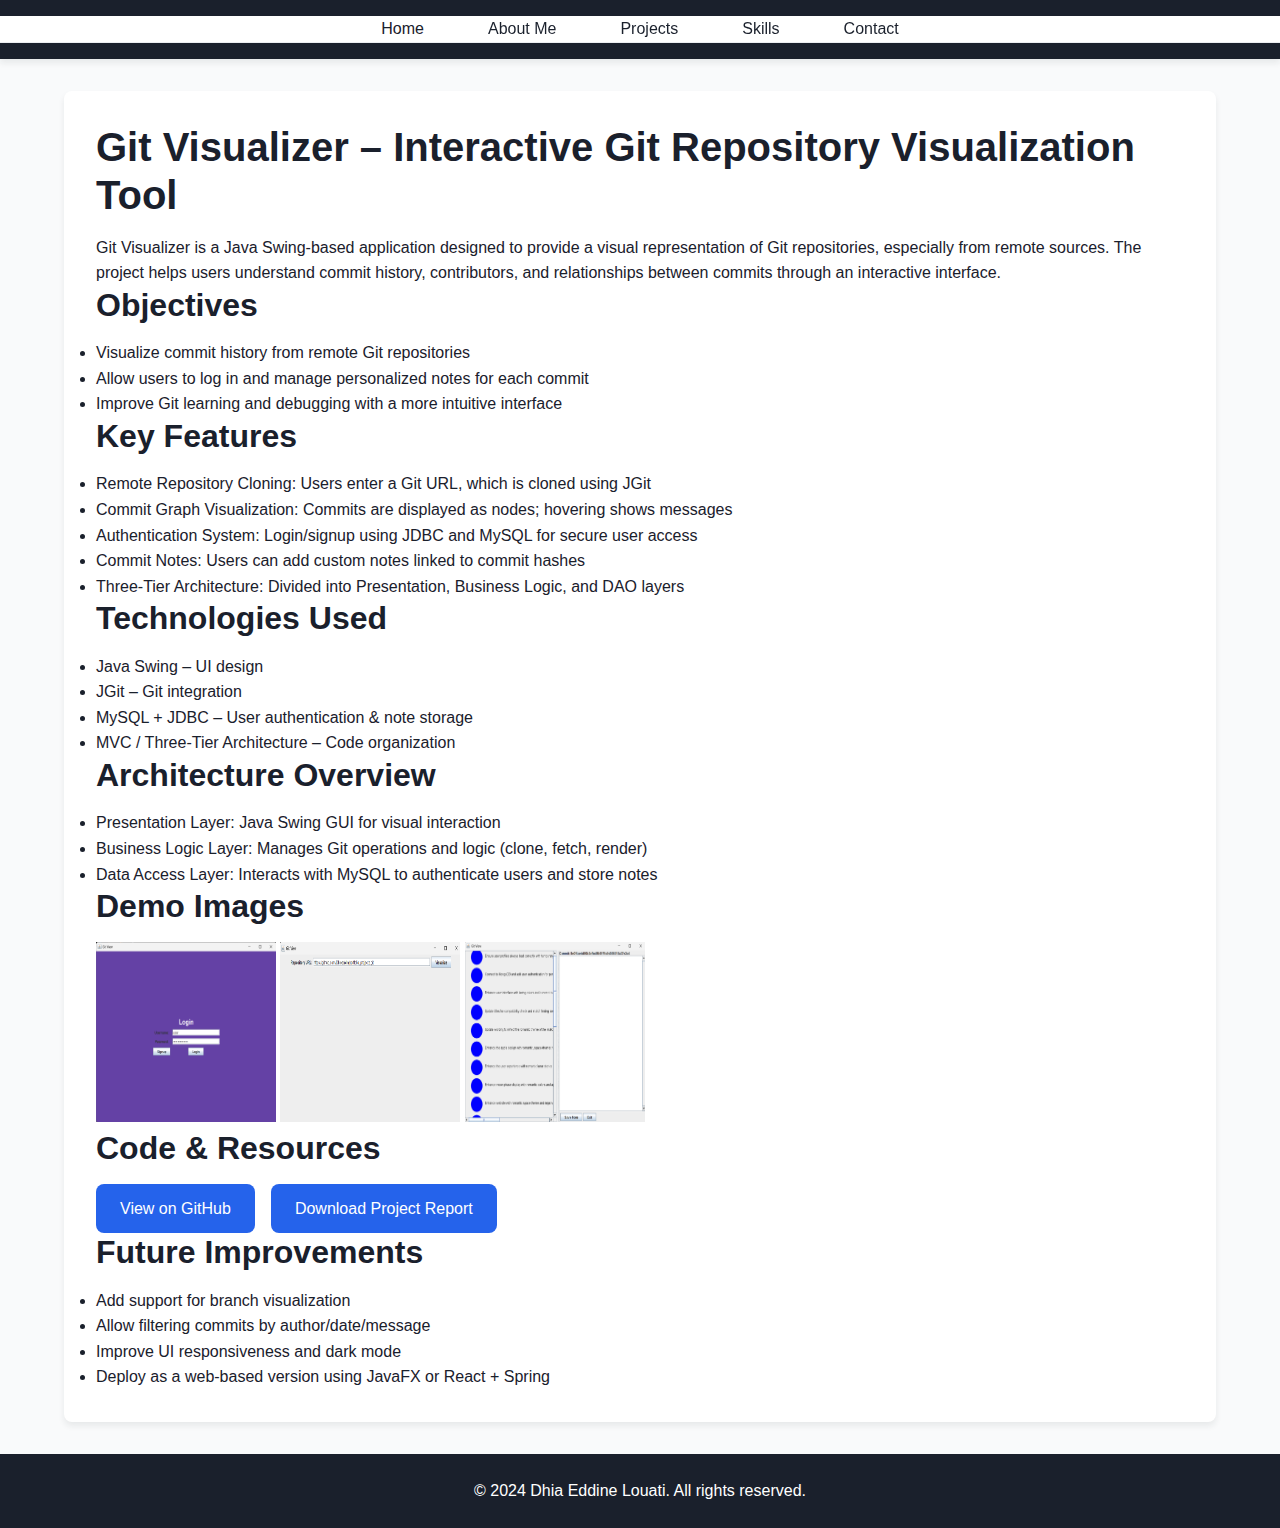
<file: projects/project8/index.html>
<!DOCTYPE html>
<html lang="en">
<head>
    <meta charset="UTF-8">
    <meta name="viewport" content="width=device-width, initial-scale=1.0">
    <title>Git Visualizer - My Portfolio</title>
    <link rel="stylesheet" href="../../css/style.css">
</head>
<body>
    <header>
        <nav>
            <ul>
                <li><a href="../../index.html">Home</a></li>
                <li><a href="../../about.html">About Me</a></li>
                <li><a href="../../projects.html">Projects</a></li>
                <li><a href="../../skills.html">Skills</a></li>
                <li><a href="../../contact.html">Contact</a></li>
            </ul>
        </nav>
    </header>

    <section id="project">
        <h1>Git Visualizer – Interactive Git Repository Visualization Tool</h1>
        <p>Git Visualizer is a Java Swing-based application designed to provide a visual representation of Git repositories, especially from remote sources. The project helps users understand commit history, contributors, and relationships between commits through an interactive interface.</p>
        
        <h2>Objectives</h2>
        <ul>
            <li>Visualize commit history from remote Git repositories</li>
            <li>Allow users to log in and manage personalized notes for each commit</li>
            <li>Improve Git learning and debugging with a more intuitive interface</li>
        </ul>

        <h2>Key Features</h2>
        <ul>
            <li>Remote Repository Cloning: Users enter a Git URL, which is cloned using JGit</li>
            <li>Commit Graph Visualization: Commits are displayed as nodes; hovering shows messages</li>
            <li>Authentication System: Login/signup using JDBC and MySQL for secure user access</li>
            <li>Commit Notes: Users can add custom notes linked to commit hashes</li>
            <li>Three-Tier Architecture: Divided into Presentation, Business Logic, and DAO layers</li>
        </ul>

        <h2>Technologies Used</h2>
        <ul>
            <li>Java Swing – UI design</li>
            <li>JGit – Git integration</li>
            <li>MySQL + JDBC – User authentication & note storage</li>
            <li>MVC / Three-Tier Architecture – Code organization</li>
        </ul>

        <h2>Architecture Overview</h2>
        <ul>
            <li>Presentation Layer: Java Swing GUI for visual interaction</li>
            <li>Business Logic Layer: Manages Git operations and logic (clone, fetch, render)</li>
            <li>Data Access Layer: Interacts with MySQL to authenticate users and store notes</li>
        </ul>

        <h2>Demo Images</h2>
        <div class="project-images">
            <img src="images/login.png" alt="Git Visualizer Login Interface" class="project-image">
            <img src="images/commit-graph.png" alt="Git Visualizer Commit Graph" class="project-image">
            <img src="images/notes-panel.png" alt="Git Visualizer Notes Panel" class="project-image">
        </div>

        <h2>Code & Resources</h2>
        <div class="project-links">
            <a href="https://github.com/Dhieaaldin/Git_visualizer" target="_blank" class="button">
                <i class="fab fa-github"></i> View on GitHub
            </a>
            <a href="Project Report.odt" download class="button">
                <i class="fas fa-file-alt"></i> Download Project Report
            </a>
        </div>

        <h2>Future Improvements</h2>
        <ul>
            <li>Add support for branch visualization</li>
            <li>Allow filtering commits by author/date/message</li>
            <li>Improve UI responsiveness and dark mode</li>
            <li>Deploy as a web-based version using JavaFX or React + Spring</li>
        </ul>
    </section>

    <footer>
        <p>&copy; 2024 Dhia Eddine Louati. All rights reserved.</p>
    </footer>
</body>
</html>
</file>
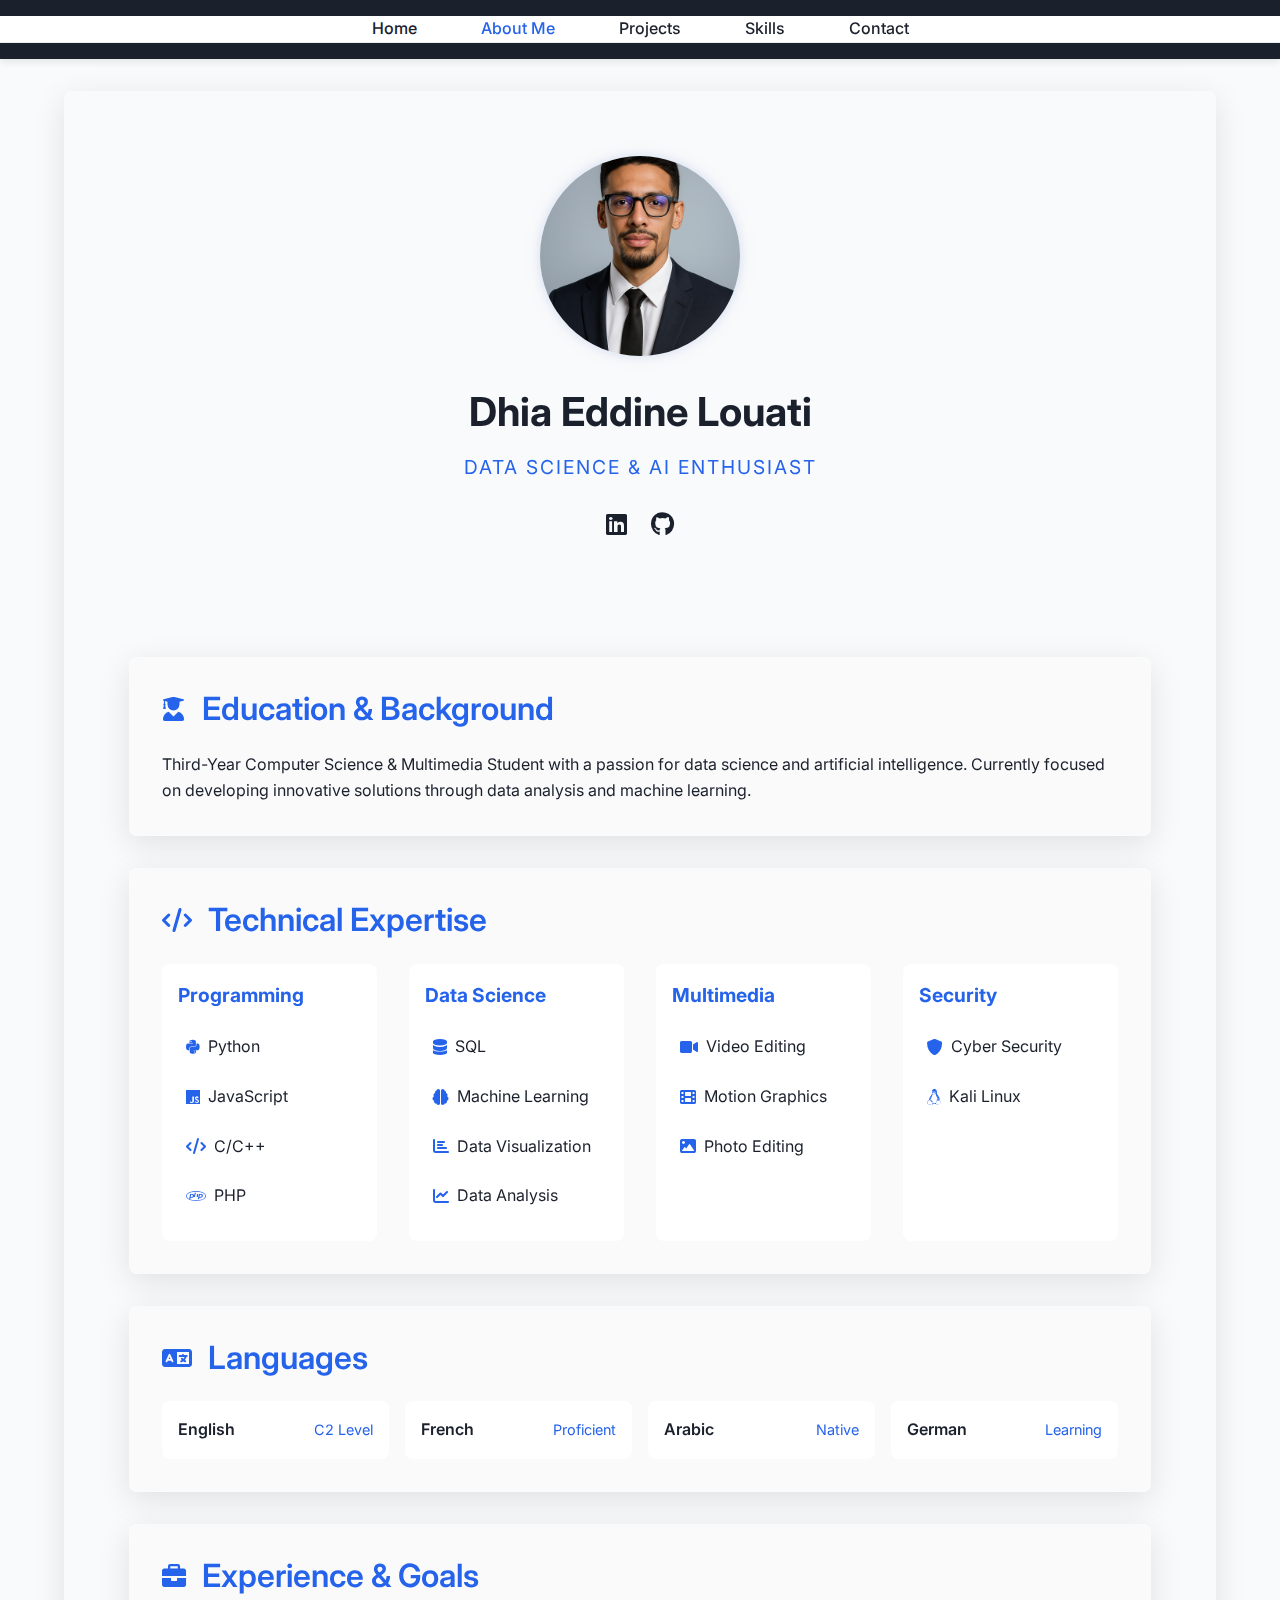
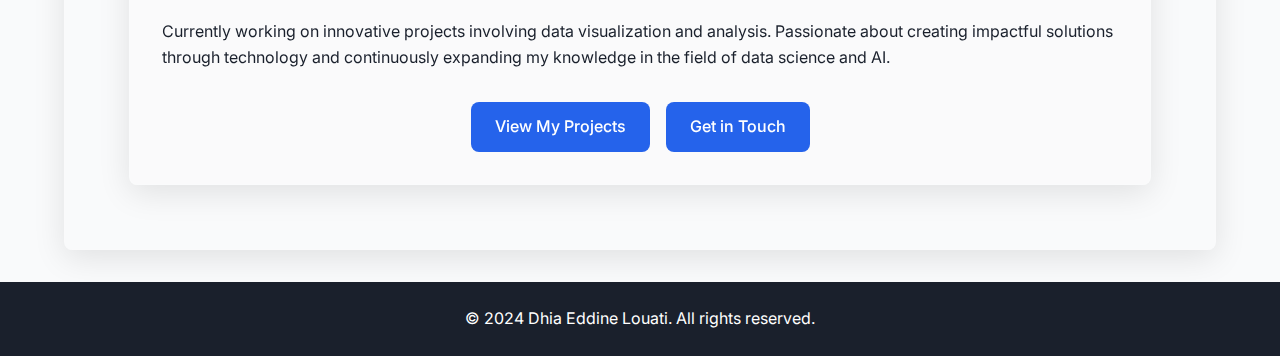
<file: about.html>
<!DOCTYPE html>
<html lang="en">
<head>
    <meta charset="UTF-8">
    <meta name="viewport" content="width=device-width, initial-scale=1.0">
    <meta name="description" content="Learn more about Dhia Eddine Louati - Data Science & AI Enthusiast">
    <title>About Me | Dhia Eddine Louati</title>
    <link rel="stylesheet" href="css/style.css">
    <link rel="preconnect" href="https://fonts.googleapis.com">
    <link rel="preconnect" href="https://fonts.gstatic.com" crossorigin>
    <link href="https://fonts.googleapis.com/css2?family=Inter:wght@400;500;600;700&display=swap" rel="stylesheet">
    <link rel="stylesheet" href="https://cdnjs.cloudflare.com/ajax/libs/font-awesome/6.0.0/css/all.min.css">
</head>
<body>
    <header>
        <nav aria-label="Main navigation">
            <ul>
                <li><a href="index.html">Home</a></li>
                <li><a href="about.html" aria-current="page">About Me</a></li>
                <li><a href="projects.html">Projects</a></li>
                <li><a href="skills.html">Skills</a></li>
                <li><a href="contact.html">Contact</a></li>
            </ul>
        </nav>
    </header>

    <main class="page-transition">
        <section id="about" class="glass-card">
            <div class="about-header">
                <div class="profile-section">
                    <div class="profile-image-container">
                        <img src="me_ai_generated.png" alt="Dhia Eddine Louati" class="profile-image">
                        <div class="profile-overlay"></div>
                    </div>
                    <h1>Dhia Eddine Louati</h1>
                    <p class="title">Data Science & AI Enthusiast</p>
                    <div class="social-links">
                        <a href="https://linkedin.com/in/your-profile" class="social-icon" target="_blank" rel="noopener noreferrer">
                            <i class="fab fa-linkedin"></i>
                        </a>
                        <a href="https://github.com/Dhieaaldin" class="social-icon" target="_blank" rel="noopener noreferrer">
                            <i class="fab fa-github"></i>
                        </a>
                    </div>
                </div>
            </div>

            <div class="about-content">
                <div class="about-section glass-card">
                    <h2><i class="fas fa-user-graduate"></i> Education & Background</h2>
                    <p>Third-Year Computer Science & Multimedia Student with a passion for data science and artificial intelligence. Currently focused on developing innovative solutions through data analysis and machine learning.</p>
                </div>

                <div class="about-section glass-card">
                    <h2><i class="fas fa-code"></i> Technical Expertise</h2>
                    <div class="skills-grid">
                        <div class="skill-category">
                            <h3>Programming</h3>
                            <ul class="skill-list">
                                <li><i class="fab fa-python"></i> Python</li>
                                <li><i class="fab fa-js"></i> JavaScript</li>
                                <li><i class="fas fa-code"></i> C/C++</li>
                                <li><i class="fab fa-php"></i> PHP</li>
                            </ul>
                        </div>
                        <div class="skill-category">
                            <h3>Data Science</h3>
                            <ul class="skill-list">
                                <li><i class="fas fa-database"></i> SQL</li>
                                <li><i class="fas fa-brain"></i> Machine Learning</li>
                                <li><i class="fas fa-chart-bar"></i> Data Visualization</li>
                                <li><i class="fas fa-chart-line"></i> Data Analysis</li>
                            </ul>
                        </div>
                        <div class="skill-category">
                            <h3>Multimedia</h3>
                            <ul class="skill-list">
                                <li><i class="fas fa-video"></i> Video Editing</li>
                                <li><i class="fas fa-film"></i> Motion Graphics</li>
                                <li><i class="fas fa-image"></i> Photo Editing</li>
                            </ul>
                        </div>
                        <div class="skill-category">
                            <h3>Security</h3>
                            <ul class="skill-list">
                                <li><i class="fas fa-shield-alt"></i> Cyber Security</li>
                                <li><i class="fab fa-linux"></i> Kali Linux</li>
                            </ul>
                        </div>
                    </div>
                </div>

                <div class="about-section glass-card">
                    <h2><i class="fas fa-language"></i> Languages</h2>
                    <div class="languages-grid">
                        <div class="language-item">
                            <span class="language-name">English</span>
                            <span class="language-level">C2 Level</span>
                        </div>
                        <div class="language-item">
                            <span class="language-name">French</span>
                            <span class="language-level">Proficient</span>
                        </div>
                        <div class="language-item">
                            <span class="language-name">Arabic</span>
                            <span class="language-level">Native</span>
                        </div>
                        <div class="language-item">
                            <span class="language-name">German</span>
                            <span class="language-level">Learning</span>
                        </div>
                    </div>
                </div>

                <div class="about-section glass-card">
                    <h2><i class="fas fa-briefcase"></i> Experience & Goals</h2>
                    <p>Currently working on innovative projects involving data visualization and analysis. Passionate about creating impactful solutions through technology and continuously expanding my knowledge in the field of data science and AI.</p>
                    <div class="cta-buttons">
                        <a href="projects.html" class="button">View My Projects</a>
                        <a href="contact.html" class="button">Get in Touch</a>
                    </div>
                </div>
            </div>
        </section>
    </main>

    <footer>
        <p>&copy; 2024 Dhia Eddine Louati. All rights reserved.</p>
    </footer>
</body>
</html>
</file>
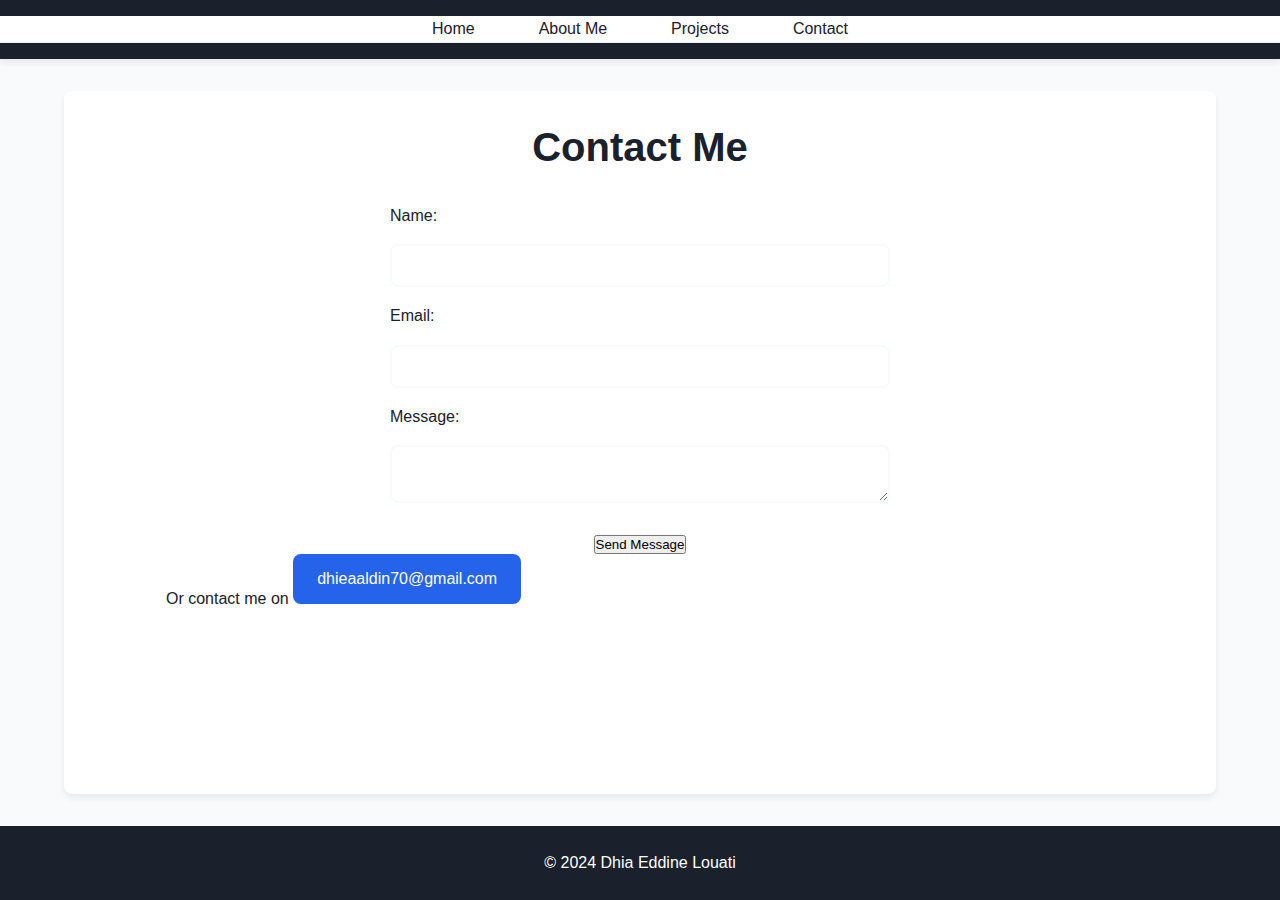
<file: contact.html>
<!DOCTYPE html>
<html lang="en">
<head>
    <meta charset="UTF-8">
    <meta name="viewport" content="width=device-width, initial-scale=1.0">
    <title>Contact Me - My Portfolio</title>
    <link rel="stylesheet" href="css/style.css">
</head>
<body>
    <header>
        <nav>
            <ul>
                <li><a href="index.html">Home</a></li>
                <li><a href="about.html">About Me</a></li>
                <li><a href="projects.html">Projects</a></li>
                <li><a href="contact.html">Contact</a></li>
            </ul>
        </nav>
    </header>

    <section id="contact">
        <h1>Contact Me</h1>
        <form action="https://formspree.io/f/xpwapzgd" method="POST">
            <label for="name">Name:</label>
            <input type="text" id="name" name="name" required>
            
            <label for="email">Email:</label>
            <input type="email" id="email" name="_replyto" required>
            
            <label for="message">Message:</label>
            <textarea id="message" name="message" required></textarea>
            
            <button type="submit">Send Message</button>
        </form>
        <p style="padding-left: 70px;">Or contact me on <a class="button" href="mailto:dhieaaldin70@gmail.com">dhieaaldin70@gmail.com</a></p>
    </section>

    <footer>
        <p>&copy; 2024 Dhia Eddine Louati</p>
    </footer>
</body>
</html>
</file>
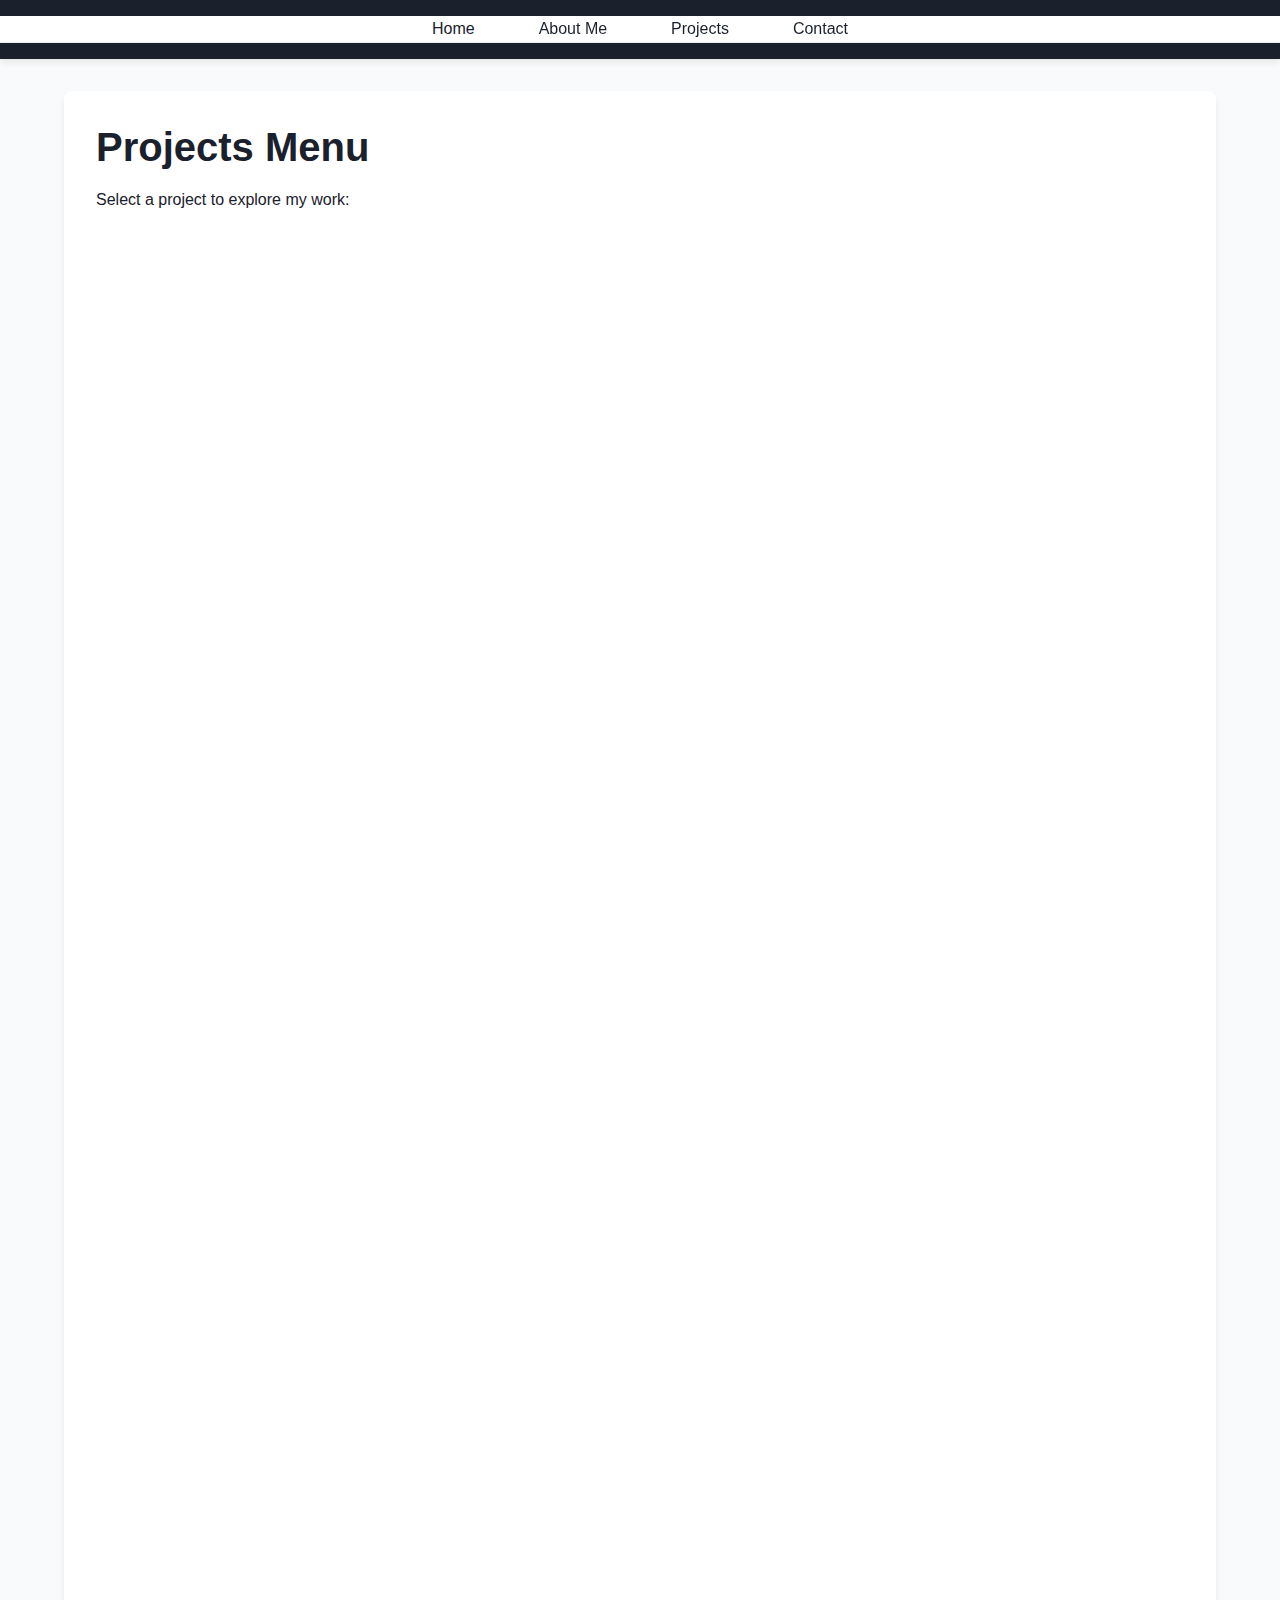
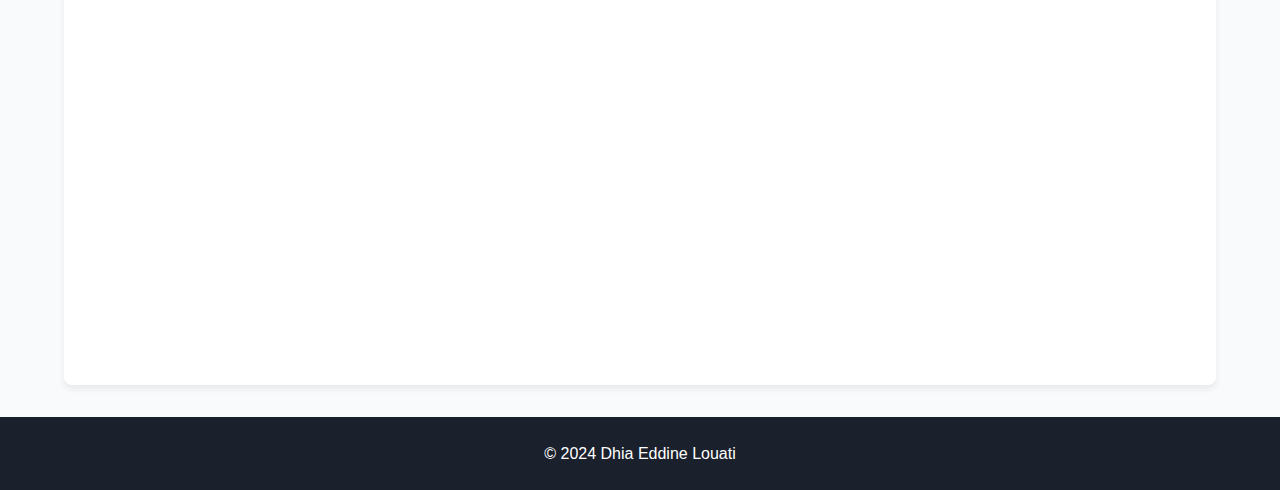
<file: projects.html>
<!DOCTYPE html>
<html lang="en">

<head>
    <meta charset="UTF-8">
    <meta name="viewport" content="width=device-width, initial-scale=1.0">
    <title>Projects Menu</title>
    <link rel="stylesheet" href="css/style.css">
</head>

<body>
    <header>
        <nav>
            <ul>
                <li><a href="index.html">Home</a></li>
                <li><a href="about.html">About Me</a></li>
                <li><a href="projects.html">Projects</a></li>
                <li><a href="contact.html">Contact</a></li>
            </ul>
        </nav>
    </header>

    <main>
        <section id="project-menu">
            <h1>Projects Menu</h1>
            <p>Select a project to explore my work:</p>

            <div class="project-item">
                <h2>Datacamp competition project</h2>
                <p>A project focusing on visualizing data with python and SQL. Based exploring data visualization techniques to turn raw data into actionable insights.</p>
                <a href="projects/project_comp/index.html" class="button">View Project</a>
            </div>
            <div class="project-item">
                <h2>Project 1: Analyzing Google Sheets Data in Python</h2>
                <p>analyzing Google Analytics data. The sample dataset contains obfuscated GA360 data for August 1, 2017 from the [Google Merchandise Store](https://shop.googlemerchandisestore.com/), a real ecommerce store selling Google branded merchandise</p>
                <a href="projects/project1/index.html" class="button">View Project</a>
            </div>
            <div class="project-item">
                <h2>Project 2: Analyzing Euro 2024 Soccer Data in SQL</h2>
                <p>Today,i am going to explore some data of the EURO 2024 and working through it.I will work with a dataset that was sourced from the `sportmonks` API (with some adjustments)</p>
                <a href="projects/project2/index.html" class="button">View Project</a>
            </div>
            <div class="project-item">
                <h2>Project 3: Netflix movies duration</h2>
                <p>This is a project for analysing netflix's movies duration to find a relation between year of release and the duration.</p>
                <a href="projects/project3/index.html" class="button">View Project</a>
            </div>
            <div class="project-item">
                <h2>Project 4: Data cleaning and EDA (exploratory data analysis) with MySQL</h2>
                <p>In this project i started by cleaning the data wich is a world layoffs dataset then i started an exploratory data analysis using MySQL.</p>
                <a href="projects/project4/index.html" class="button">View Project</a>
            </div>
            <div class="project-item">
                <h2>Project 5: New York City (NYC) public school SAT performance</h2>
                <p>This is a basic project for analysing New York City (NYC) public school SAT performance.</p>
                <a href="projects/project5/index.html" class="button">View Project</a>
            </div>
            <div class="project-item">
                <h2>Project 6: Datascience and ML project</h2>
                <p>In this project i created an exploratory data analysis with some visualisations and a machine learning model that predicts the approximate price of a car based on the user's input informations in a web interface.</p>
                <a href="projects/project6/index.html" class="button">View Project</a>
            </div>
            <div class="project-item">
                <h2>Project 7: SonicShield – Real-Time Audio Insights for Autism Support</h2>
                <p>SonicShield is a real-time audio monitoring and suggestion tool designed to assist autistic individuals in managing sensory overload. It classifies environmental sounds using YAMNet and uses the DeepSeek API to generate personalized, calming suggestions. The application is built with a minimal, autism-aware interface to reduce additional sensory input.</p>
                <a href="projects/project7/index.html" class="button">View Project</a>
            </div>
            <!-- Add more projects as needed -->
        </section>
    </main>

    <footer>
        <p>&copy; 2024 Dhia Eddine Louati</p>
    </footer>
</body>

</html>
</file>
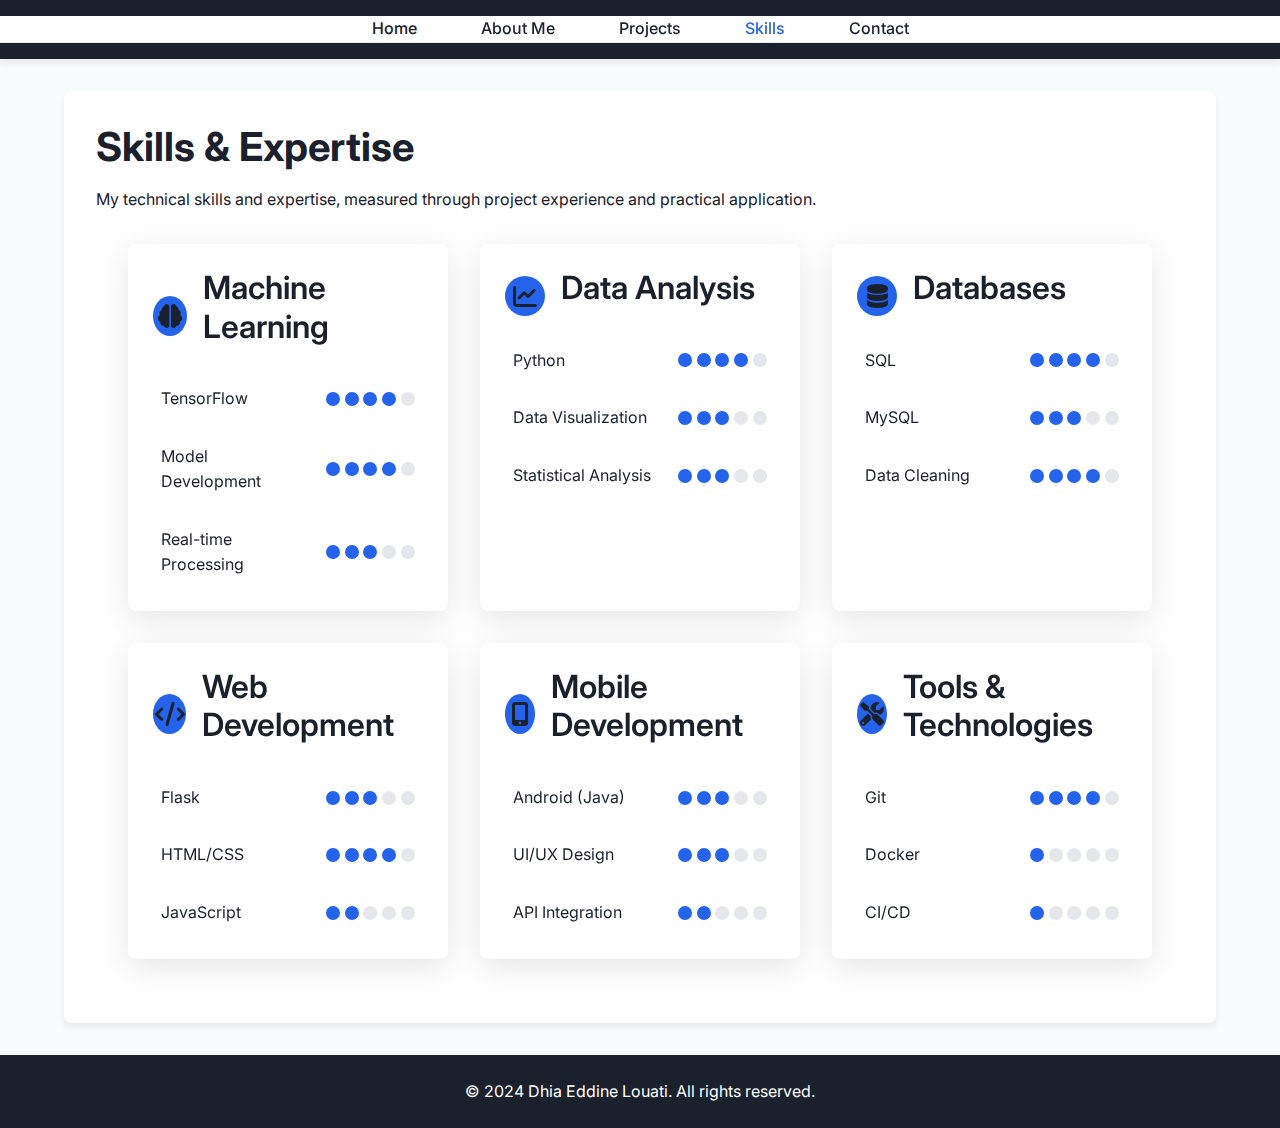
<file: skills.html>
<!DOCTYPE html>
<html lang="en">
<head>
    <meta charset="UTF-8">
    <meta name="viewport" content="width=device-width, initial-scale=1.0">
    <meta name="description" content="Dhia Eddine Louati's Skills and Expertise in Data Science and Machine Learning">
    <title>Skills | Dhia Eddine Louati</title>
    <link rel="stylesheet" href="css/style.css">
    <link rel="preconnect" href="https://fonts.googleapis.com">
    <link rel="preconnect" href="https://fonts.gstatic.com" crossorigin>
    <link href="https://fonts.googleapis.com/css2?family=Inter:wght@400;500;600;700&display=swap" rel="stylesheet">
    <link rel="stylesheet" href="https://cdnjs.cloudflare.com/ajax/libs/font-awesome/6.0.0/css/all.min.css">
</head>

<body>
    <header>
        <nav aria-label="Main navigation">
            <ul>
                <li><a href="index.html">Home</a></li>
                <li><a href="about.html">About Me</a></li>
                <li><a href="projects.html">Projects</a></li>
                <li><a href="skills.html" aria-current="page">Skills</a></li>
                <li><a href="contact.html">Contact</a></li>
            </ul>
        </nav>
    </header>

    <main class="page-transition">
        <section id="skills">
            <h1>Skills & Expertise</h1>
            <p class="lead-text">My technical skills and expertise, measured through project experience and practical application.</p>

            <div class="skills-container">
                <!-- Machine Learning Skills -->
                <div class="skill-card glass-card">
                    <div class="skill-header">
                        <div class="skill-icon">
                            <i class="fas fa-brain"></i>
                        </div>
                        <h2>Machine Learning</h2>
                    </div>
                    <div class="skill-stats">
                        <div class="stat-item">
                            <span>TensorFlow</span>
                            <div class="dot-progression">
                                <span class="dot filled"></span>
                                <span class="dot filled"></span>
                                <span class="dot filled"></span>
                                <span class="dot filled"></span>
                                <span class="dot"></span>
                            </div>
                        </div>
                        <div class="stat-item">
                            <span>Model Development</span>
                            <div class="dot-progression">
                                <span class="dot filled"></span>
                                <span class="dot filled"></span>
                                <span class="dot filled"></span>
                                <span class="dot filled"></span>
                                <span class="dot"></span>
                            </div>
                        </div>
                        <div class="stat-item">
                            <span>Real-time Processing</span>
                            <div class="dot-progression">
                                <span class="dot filled"></span>
                                <span class="dot filled"></span>
                                <span class="dot filled"></span>
                                <span class="dot"></span>
                                <span class="dot"></span>
                            </div>
                        </div>
                    </div>
                </div>

                <!-- Data Analysis Skills -->
                <div class="skill-card glass-card">
                    <div class="skill-header">
                        <div class="skill-icon">
                            <i class="fas fa-chart-line"></i>
                        </div>
                        <h2>Data Analysis</h2>
                    </div>
                    <div class="skill-stats">
                        <div class="stat-item">
                            <span>Python</span>
                            <div class="dot-progression">
                                <span class="dot filled"></span>
                                <span class="dot filled"></span>
                                <span class="dot filled"></span>
                                <span class="dot filled"></span>
                                <span class="dot"></span>
                            </div>
                        </div>
                        <div class="stat-item">
                            <span>Data Visualization</span>
                            <div class="dot-progression">
                                <span class="dot filled"></span>
                                <span class="dot filled"></span>
                                <span class="dot filled"></span>
                                <span class="dot"></span>
                                <span class="dot"></span>
                            </div>
                        </div>
                        <div class="stat-item">
                            <span>Statistical Analysis</span>
                            <div class="dot-progression">
                                <span class="dot filled"></span>
                                <span class="dot filled"></span>
                                <span class="dot filled"></span>
                                <span class="dot"></span>
                                <span class="dot"></span>
                            </div>
                        </div>
                    </div>
                </div>

                <!-- Database Skills -->
                <div class="skill-card glass-card">
                    <div class="skill-header">
                        <div class="skill-icon">
                            <i class="fas fa-database"></i>
                        </div>
                        <h2>Databases</h2>
                    </div>
                    <div class="skill-stats">
                        <div class="stat-item">
                            <span>SQL</span>
                            <div class="dot-progression">
                                <span class="dot filled"></span>
                                <span class="dot filled"></span>
                                <span class="dot filled"></span>
                                <span class="dot filled"></span>
                                <span class="dot"></span>
                            </div>
                        </div>
                        <div class="stat-item">
                            <span>MySQL</span>
                            <div class="dot-progression">
                                <span class="dot filled"></span>
                                <span class="dot filled"></span>
                                <span class="dot filled"></span>
                                <span class="dot"></span>
                                <span class="dot"></span>
                            </div>
                        </div>
                        <div class="stat-item">
                            <span>Data Cleaning</span>
                            <div class="dot-progression">
                                <span class="dot filled"></span>
                                <span class="dot filled"></span>
                                <span class="dot filled"></span>
                                <span class="dot filled"></span>
                                <span class="dot"></span>
                            </div>
                        </div>
                    </div>
                </div>

                <!-- Web Development Skills -->
                <div class="skill-card glass-card">
                    <div class="skill-header">
                        <div class="skill-icon">
                            <i class="fas fa-code"></i>
                        </div>
                        <h2>Web Development</h2>
                    </div>
                    <div class="skill-stats">
                        <div class="stat-item">
                            <span>Flask</span>
                            <div class="dot-progression">
                                <span class="dot filled"></span>
                                <span class="dot filled"></span>
                                <span class="dot filled"></span>
                                <span class="dot"></span>
                                <span class="dot"></span>
                            </div>
                        </div>
                        <div class="stat-item">
                            <span>HTML/CSS</span>
                            <div class="dot-progression">
                                <span class="dot filled"></span>
                                <span class="dot filled"></span>
                                <span class="dot filled"></span>
                                <span class="dot filled"></span>
                                <span class="dot"></span>
                            </div>
                        </div>
                        <div class="stat-item">
                            <span>JavaScript</span>
                            <div class="dot-progression">
                                <span class="dot filled"></span>
                                <span class="dot filled"></span>
                                <span class="dot"></span>
                                <span class="dot"></span>
                                <span class="dot"></span>
                            </div>
                        </div>
                    </div>
                </div>

                <!-- Mobile Development -->
                <div class="skill-card glass-card">
                    <div class="skill-header">
                        <div class="skill-icon">
                            <i class="fas fa-mobile-alt"></i>
                        </div>
                        <h2>Mobile Development</h2>
                    </div>
                    <div class="skill-stats">
                        <div class="stat-item">
                            <span>Android (Java)</span>
                            <div class="dot-progression">
                                <span class="dot filled"></span>
                                <span class="dot filled"></span>
                                <span class="dot filled"></span>
                                <span class="dot"></span>
                                <span class="dot"></span>
                            </div>
                        </div>
                        <div class="stat-item">
                            <span>UI/UX Design</span>
                            <div class="dot-progression">
                                <span class="dot filled"></span>
                                <span class="dot filled"></span>
                                <span class="dot filled"></span>
                                <span class="dot"></span>
                                <span class="dot"></span>
                            </div>
                        </div>
                        <div class="stat-item">
                            <span>API Integration</span>
                            <div class="dot-progression">
                                <span class="dot filled"></span>
                                <span class="dot filled"></span>
                                <span class="dot"></span>
                                <span class="dot"></span>
                                <span class="dot"></span>
                            </div>
                        </div>
                    </div>
                </div>

                <!-- Tools & Technologies -->
                <div class="skill-card glass-card">
                    <div class="skill-header">
                        <div class="skill-icon">
                            <i class="fas fa-tools"></i>
                        </div>
                        <h2>Tools & Technologies</h2>
                    </div>
                    <div class="skill-stats">
                        <div class="stat-item">
                            <span>Git</span>
                            <div class="dot-progression">
                                <span class="dot filled"></span>
                                <span class="dot filled"></span>
                                <span class="dot filled"></span>
                                <span class="dot filled"></span>
                                <span class="dot"></span>
                            </div>
                        </div>
                        <div class="stat-item">
                            <span>Docker</span>
                            <div class="dot-progression">
                                <span class="dot filled"></span>
                                <span class="dot"></span>
                                <span class="dot"></span>
                                <span class="dot"></span>
                                <span class="dot"></span>
                            </div>
                        </div>
                        <div class="stat-item">
                            <span>CI/CD</span>
                            <div class="dot-progression">
                                <span class="dot filled"></span>
                                <span class="dot"></span>
                                <span class="dot"></span>
                                <span class="dot"></span>
                                <span class="dot"></span>
                            </div>
                        </div>
                    </div>
                </div>
            </div>
        </section>
    </main>

    <footer>
        <p>&copy; 2024 Dhia Eddine Louati. All rights reserved.</p>
    </footer>
    <script>
    document.querySelectorAll('.circular-skill').forEach(function(el) {
        var percent = el.getAttribute('data-percent');
        var circle = el.querySelector('.circle');
        var radius = 15.9155;
        var circumference = 2 * Math.PI * radius;
        var offset = circumference * (1 - percent / 100);
        circle.setAttribute('stroke-dasharray', circumference);
        circle.setAttribute('stroke-dashoffset', offset);
    });
    </script>
</body>
</html>
</file>
<file: css/style.css>
/* Modern CSS Reset and Variables */
:root {
    --primary-color: #2563EB;
    --primary-dark: #1A202C;
    --dark-bg: #1A202C;
    --light-bg: #F9FAFB;
    --text-dark: #1A202C;
    --text-light: #FFFFFF;
    --accent-color: #2563EB;
    --bg-color: #FFFFFF;
    --text-secondary: #64748B;
    --transition: all 0.3s ease;
    --shadow: 0 4px 6px rgba(26, 32, 44, 0.08);
    --border-radius: 8px;
    --neon-glow: 0 0 10px rgba(37, 99, 235, 0.15),
                 0 0 20px rgba(100, 116, 139, 0.08);
    --glass-bg: rgba(255, 255, 255, 0.95);
    --glass-border: rgba(100, 116, 139, 0.12);
    --glass-shadow: 0 8px 32px 0 rgba(26, 32, 44, 0.10);
}

* {
    margin: 0;
    padding: 0;
    box-sizing: border-box;
}

body {
    font-family: 'Inter', -apple-system, BlinkMacSystemFont, 'Segoe UI', Roboto, sans-serif;
    line-height: 1.6;
    margin: 0;
    padding: 0;
    background-color: var(--light-bg);
    color: var(--text-dark);
    display: flex;
    flex-direction: column;
    min-height: 100vh;
}

/* Header and Navigation */
header {
    background-color: var(--dark-bg);
    color: var(--text-light);
    padding: 1rem 0;
    position: sticky;
    top: 0;
    z-index: 1000;
    box-shadow: var(--shadow);
}

nav {
    background: var(--bg-color);
    backdrop-filter: none;
    -webkit-backdrop-filter: none;
    border-bottom: 1px solid var(--glass-border);
}

nav ul {
    list-style-type: none;
    padding: 0;
    margin: 0;
    display: flex;
    justify-content: center;
    gap: 2rem;
}

nav ul li a {
    color: var(--text-dark);
    background: none;
    text-decoration: none;
    font-weight: 500;
    padding: 0.5rem 1rem;
    border-radius: var(--border-radius);
    transition: var(--transition);
    position: relative;
    overflow: hidden;
}

nav ul li a::before {
    content: '';
    position: absolute;
    bottom: 0;
    left: 0;
    width: 100%;
    height: 2px;
    background: var(--primary-color);
    transform: scaleX(0);
    transform-origin: right;
    transition: transform 0.3s ease;
}

nav ul li a:hover, nav ul li a[aria-current="page"] {
    color: var(--primary-color);
    background: none;
}

/* Main Content */
section {
    flex: 1;
    padding: 2rem;
    margin: 2rem auto;
    max-width: 1200px;
    width: 90%;
    background-color: var(--text-light);
    border-radius: var(--border-radius);
    box-shadow: var(--shadow);
}

h1, h2 {
    color: var(--text-dark);
    margin-bottom: 1rem;
    line-height: 1.2;
}

h1 {
    font-size: 2.5rem;
    font-weight: 700;
}

h2 {
    font-size: 2rem;
    font-weight: 600;
}

/* Buttons and Interactive Elements */
.button {
    display: inline-block;
    background: var(--primary-color);
    color: var(--text-light);
    padding: 0.75rem 1.5rem;
    text-decoration: none;
    border-radius: var(--border-radius);
    transition: var(--transition);
    font-weight: 500;
    border: none;
    cursor: pointer;
    position: relative;
    overflow: hidden;
    transform-style: preserve-3d;
}

.button:hover {
    background: var(--primary-dark);
    color: var(--text-light);
    transform: translateY(-3px) scale(1.05);
    box-shadow: var(--neon-glow);
}

.button::before {
    display: none;
}

/* Flex Container */
.flex-container {
    display: flex;
    align-items: center;
    justify-content: center;
    gap: 2rem;
    flex-wrap: wrap;
    margin: 2rem 0;
}

/* Images */
.img1, .img2 {
    max-width: 100%;
    height: auto;
    border-radius: var(--border-radius);
    box-shadow: var(--shadow);
    transition: var(--transition);
}

.img1:hover, .img2:hover {
    transform: scale(1.02);
}

/* Form Elements */
form {
    display: flex;
    flex-direction: column;
    max-width: 500px;
    margin: 0 auto;
    gap: 1rem;
}

input, textarea {
    padding: 0.75rem;
    border: 2px solid var(--light-bg);
    border-radius: var(--border-radius);
    transition: var(--transition);
}

input:focus, textarea:focus {
    outline: none;
    border-color: var(--primary-color);
}

/* Footer */
footer {
    text-align: center;
    padding: 1.5rem 0;
    background-color: var(--dark-bg);
    color: var(--text-light);
    width: 100%;
    margin-top: auto;
}

/* Responsive Design */
@media (max-width: 768px) {
    nav ul {
        flex-direction: column;
        align-items: center;
        gap: 1rem;
    }

    .flex-container {
        flex-direction: column;
    }

    section {
        padding: 1rem;
        margin: 1rem;
    }

    h1 {
        font-size: 2rem;
    }

    h2 {
        font-size: 1.5rem;
    }

    .skills-container {
        grid-template-columns: 1fr;
    }
    
    .project-item:hover {
        transform: translateY(-5px);
    }
}

/* Animations */
@keyframes fadeIn {
    from { opacity: 0; transform: translateY(20px); }
    to { opacity: 1; transform: translateY(0); }
}

section {
    animation: fadeIn 0.5s ease-out;
}

/* Project Grid Layout */
.project-grid {
    display: grid;
    grid-template-columns: repeat(auto-fit, minmax(300px, 1fr));
    gap: 2rem;
    padding: 2rem 0;
}

.project-item {
    background: linear-gradient(145deg, var(--text-light), var(--light-bg));
    border: 1px solid var(--glass-border);
    backdrop-filter: blur(4px);
    -webkit-backdrop-filter: blur(4px);
    border-radius: var(--border-radius);
    padding: 1.5rem;
    box-shadow: var(--glass-shadow);
    transition: var(--transition);
    opacity: 0;
    transform: translateY(20px);
    animation: fadeInUp 0.6s ease forwards;
    transform-style: preserve-3d;
    perspective: 1000px;
}

.project-item:hover {
    transform: translateY(-10px) rotateX(5deg) rotateY(5deg);
    box-shadow: var(--neon-glow);
}

.project-item h2 {
    color: var(--text-dark);
    font-size: 1.5rem;
    margin-bottom: 1rem;
}

.project-item p {
    color: var(--text-dark);
    margin-bottom: 1.5rem;
    line-height: 1.6;
}

/* Animation Delays for Project Items */
.project-item:nth-child(1) { animation-delay: 0.1s; }
.project-item:nth-child(2) { animation-delay: 0.2s; }
.project-item:nth-child(3) { animation-delay: 0.3s; }
.project-item:nth-child(4) { animation-delay: 0.4s; }
.project-item:nth-child(5) { animation-delay: 0.5s; }
.project-item:nth-child(6) { animation-delay: 0.6s; }
.project-item:nth-child(7) { animation-delay: 0.7s; }

/* Enhanced Animations */
@keyframes fadeInUp {
    from {
        opacity: 0;
        transform: translateY(20px);
    }
    to {
        opacity: 1;
        transform: translateY(0);
    }
}

@keyframes slideIn {
    from {
        transform: translateX(-100%);
    }
    to {
        transform: translateX(0);
    }
}

@keyframes scaleIn {
    from {
        transform: scale(0.9);
        opacity: 0;
    }
    to {
        transform: scale(1);
        opacity: 1;
    }
}

/* Animated Elements */
.hero-image {
    animation: scaleIn 0.8s ease-out;
}

/* Project Categories */
.project-categories {
    display: flex;
    justify-content: center;
    gap: 1rem;
    margin: 2rem 0;
    flex-wrap: wrap;
}

.category-btn {
    background: var(--glass-bg);
    border: 1px solid var(--glass-border);
    color: var(--text-color);
    padding: 0.75rem 1.5rem;
    border-radius: 50px;
    cursor: pointer;
    transition: all 0.3s ease;
    font-weight: 500;
    backdrop-filter: blur(10px);
    box-shadow: 0 4px 6px rgba(0, 0, 0, 0.1);
}

.category-btn:hover {
    background: var(--accent-color);
    color: var(--bg-color);
    transform: translateY(-2px);
    box-shadow: 0 6px 12px rgba(0, 0, 0, 0.15);
}

.category-btn.active {
    background: var(--accent-color);
    color: var(--bg-color);
    box-shadow: 0 0 20px rgba(0, 255, 255, 0.3);
}

/* Project Grid */
.project-grid {
    display: grid;
    grid-template-columns: repeat(auto-fit, minmax(300px, 1fr));
    gap: 2rem;
    margin: 2rem 0;
}

.project-item {
    background: var(--glass-bg);
    border-radius: 15px;
    overflow: hidden;
    transition: all 0.3s ease;
    position: relative;
    border: 1px solid var(--glass-border);
    backdrop-filter: blur(10px);
    box-shadow: 0 4px 6px rgba(0, 0, 0, 0.1);
}

.project-item:hover {
    transform: translateY(-5px) scale(1.02);
    box-shadow: 0 8px 15px rgba(0, 0, 0, 0.2);
}

.project-image {
    position: relative;
    width: 180px;
    height: 180px;
    margin: 0 auto;
    overflow: hidden;
}

.project-image img {
    width: 100%;
    height: 100%;
    object-fit: cover;
    transition: transform 0.3s ease;
}

.project-item:hover .project-image img {
    transform: scale(1.1);
}

.project-overlay {
    position: absolute;
    top: 0;
    left: 0;
    width: 100%;
    height: 100%;
    background: rgba(0, 0, 0, 0.7);
    display: flex;
    justify-content: center;
    align-items: center;
    opacity: 0;
    transition: opacity 0.3s ease;
}

.project-item:hover .project-overlay {
    opacity: 1;
}

.project-links {
    display: flex;
    gap: 1rem;
}

.project-link {
    width: 40px;
    height: 40px;
    border-radius: 50%;
    background: var(--accent-color);
    color: var(--bg-color);
    display: flex;
    justify-content: center;
    align-items: center;
    transition: all 0.3s ease;
    text-decoration: none;
}

.project-link:hover {
    transform: scale(1.1);
    background: var(--text-color);
}

.project-content {
    padding: 1.5rem;
}

.project-content h3 {
    margin: 0 0 1rem 0;
    color: var(--text-color);
    font-size: 1.25rem;
}

.project-content p {
    color: var(--text-secondary);
    margin-bottom: 1rem;
    line-height: 1.6;
}

.project-tags {
    display: flex;
    flex-wrap: wrap;
    gap: 0.5rem;
}

.project-tag {
    background: rgba(0, 255, 255, 0.1);
    color: var(--accent-color);
    padding: 0.25rem 0.75rem;
    border-radius: 50px;
    font-size: 0.875rem;
    border: 1px solid var(--accent-color);
}

/* Project Category Headers */
.project-category {
    margin: 3rem 0;
    opacity: 1;
    transform: translateY(0);
    transition: all 0.3s ease;
}

.project-category h2 {
    display: flex;
    align-items: center;
    gap: 0.5rem;
    margin-bottom: 2rem;
    color: var(--text-color);
    font-size: 1.75rem;
}

.project-category h2 i {
    color: var(--accent-color);
}

/* Skills Stats Page */
.skills-container {
    display: grid;
    grid-template-columns: repeat(auto-fit, minmax(300px, 1fr));
    gap: 2rem;
    padding: 2rem;
}

.skill-card {
    background: var(--glass-bg);
    border-radius: var(--border-radius);
    padding: 1.5rem;
    transform-style: preserve-3d;
    transition: var(--transition);
}

.skill-card:hover {
    transform: translateZ(20px);
    box-shadow: var(--neon-glow);
}

.skill-header {
    display: flex;
    align-items: center;
    gap: 1rem;
    margin-bottom: 1rem;
}

.skill-icon {
    width: 40px;
    height: 40px;
    background: var(--primary-color);
    border-radius: 50%;
    display: flex;
    align-items: center;
    justify-content: center;
    font-size: 1.5rem;
}

.skill-stats {
    display: grid;
    gap: 1rem;
}

.stat-item {
    display: flex;
    justify-content: space-between;
    align-items: center;
    padding: 0.5rem;
    background: var(--glass-bg);
    border-radius: var(--border-radius);
    gap: 1rem;
}

.stat-bar {
    height: 8px;
    background: var(--primary-color);
    border-radius: 4px;
    position: relative;
    overflow: hidden;
    min-width: 0;
    transition: width 0.6s cubic-bezier(0.4, 0, 0.2, 1);
}

.stat-bar::before {
    content: '';
    position: absolute;
    top: 0;
    left: 100%;
    width: calc(100% - var(--stat-bar-width, 0%));
    height: 100%;
    background: #e5e7eb;
    z-index: 0;
    border-radius: 4px;
    pointer-events: none;
}

.stat-bar {
    background: linear-gradient(to right, var(--primary-color) 0%, var(--primary-color) 100%);
    box-shadow: none;
}

.stat-bar::after {
    content: '';
    position: absolute;
    top: 0;
    left: 0;
    width: 100%;
    height: 100%;
    background: linear-gradient(90deg, 
        transparent, 
        rgba(255, 255, 255, 0.4), 
        transparent);
    animation: shimmer 2s infinite;
}

@keyframes shimmer {
    0% { transform: translateX(-100%); }
    100% { transform: translateX(100%); }
}

/* Page Transitions */
.page-transition {
    animation: pageLoad 0.6s ease-out;
}

@keyframes pageLoad {
    from {
        opacity: 0;
        transform: translateY(20px);
    }
    to {
        opacity: 1;
        transform: translateY(0);
    }
}

/* Glass Morphism */
.glass-card {
    background: var(--glass-bg);
    backdrop-filter: blur(4px);
    -webkit-backdrop-filter: blur(4px);
    border: 1px solid var(--glass-border);
    box-shadow: var(--glass-shadow);
}

/* About Page Styles */
.about-header {
    text-align: center;
    margin-bottom: 3rem;
}

.profile-section {
    position: relative;
    padding: 2rem;
}

.profile-image-container {
    position: relative;
    width: 200px;
    height: 200px;
    margin: 0 auto 2rem;
    border-radius: 50%;
    overflow: hidden;
    box-shadow: var(--neon-glow);
    transform-style: preserve-3d;
    transition: var(--transition);
}

.profile-image-container:hover {
    transform: scale(1.05) rotateY(10deg);
}

.profile-image {
    width: 100%;
    height: 100%;
    object-fit: cover;
    transition: var(--transition);
}

.profile-overlay {
    position: absolute;
    top: 0;
    left: 0;
    width: 100%;
    height: 100%;
    background: linear-gradient(45deg, 
        rgba(102, 252, 241, 0.2),
        rgba(77, 188, 180, 0.2));
    opacity: 0;
    transition: var(--transition);
}

.profile-image-container:hover .profile-overlay {
    opacity: 1;
}

.title {
    font-size: 1.2rem;
    color: var(--primary-color);
    margin: 1rem 0;
    text-transform: uppercase;
    letter-spacing: 2px;
}

.social-links {
    display: flex;
    justify-content: center;
    gap: 1.5rem;
    margin-top: 1.5rem;
}

.social-icon {
    font-size: 1.5rem;
    color: var(--text-dark);
    transition: var(--transition);
    transform-style: preserve-3d;
}

.social-icon:hover {
    color: var(--primary-color);
    transform: translateY(-5px) scale(1.1);
    text-shadow: var(--neon-glow);
}

.about-content {
    display: grid;
    gap: 2rem;
    padding: 2rem;
}

.about-section {
    padding: 2rem;
    border-radius: var(--border-radius);
    transform-style: preserve-3d;
    transition: var(--transition);
}

.about-section:hover {
    transform: translateZ(20px);
    box-shadow: var(--neon-glow);
}

.about-section h2 {
    display: flex;
    align-items: center;
    gap: 1rem;
    margin-bottom: 1.5rem;
    color: var(--primary-color);
}

.about-section h2 i {
    font-size: 1.5rem;
}

.skills-grid {
    display: grid;
    grid-template-columns: repeat(auto-fit, minmax(200px, 1fr));
    gap: 2rem;
}

.skill-category {
    padding: 1rem;
    background: var(--glass-bg);
    border-radius: var(--border-radius);
    transition: var(--transition);
}

.skill-category:hover {
    transform: translateY(-5px);
    box-shadow: var(--neon-glow);
}

.skill-category h3 {
    color: var(--primary-color);
    margin-bottom: 1rem;
    font-size: 1.2rem;
}

.skill-list {
    list-style: none;
    padding: 0;
}

.skill-list li {
    display: flex;
    align-items: center;
    gap: 0.5rem;
    margin-bottom: 0.5rem;
    padding: 0.5rem;
    background: var(--glass-bg);
    border-radius: var(--border-radius);
    transition: var(--transition);
}

.skill-list li:hover {
    transform: translateX(10px);
    box-shadow: var(--neon-glow);
}

.skill-list li i {
    color: var(--primary-color);
}

.languages-grid {
    display: grid;
    grid-template-columns: repeat(auto-fit, minmax(150px, 1fr));
    gap: 1rem;
}

.language-item {
    display: flex;
    justify-content: space-between;
    align-items: center;
    padding: 1rem;
    background: var(--glass-bg);
    border-radius: var(--border-radius);
    transition: var(--transition);
}

.language-item:hover {
    transform: translateY(-5px);
    box-shadow: var(--neon-glow);
}

.language-name {
    font-weight: 600;
}

.language-level {
    color: var(--primary-color);
    font-size: 0.9rem;
}

.cta-buttons {
    display: flex;
    gap: 1rem;
    margin-top: 2rem;
    justify-content: center;
}

/* Responsive Design */
@media (max-width: 768px) {
    .skills-grid {
        grid-template-columns: 1fr;
    }

    .languages-grid {
        grid-template-columns: 1fr;
    }

    .cta-buttons {
        flex-direction: column;
    }

    .profile-image-container {
        width: 150px;
        height: 150px;
    }
}

/* Animation for project items */
@keyframes fadeInUp {
    from {
        opacity: 0;
        transform: translateY(20px);
    }
    to {
        opacity: 1;
        transform: translateY(0);
    }
}

.project-item {
    animation: fadeInUp 0.5s ease forwards;
}

.project-item:nth-child(2) {
    animation-delay: 0.1s;
}

.project-item:nth-child(3) {
    animation-delay: 0.2s;
}

/* Glass morphism effect for project items */
.glass-card {
    background: rgba(255, 255, 255, 0.05);
    backdrop-filter: blur(10px);
    border: 1px solid rgba(255, 255, 255, 0.1);
    box-shadow: 0 8px 32px rgba(0, 0, 0, 0.1);
}

.glass-card:hover {
    background: rgba(255, 255, 255, 0.1);
    border-color: var(--accent-color);
    box-shadow: 0 8px 32px rgba(0, 255, 255, 0.1);
}

/* Neon glow effect for active category */
.category-btn.active {
    box-shadow: 0 0 20px rgba(0, 255, 255, 0.3),
                0 0 40px rgba(0, 255, 255, 0.1);
}

/* Hover effect for project tags */
.project-tag:hover {
    background: var(--accent-color);
    color: var(--bg-color);
    transform: translateY(-2px);
    box-shadow: 0 4px 8px rgba(0, 255, 255, 0.2);
}

/* Smooth transition for project category changes */
.project-category {
    transition: opacity 0.3s ease, transform 0.3s ease;
}

/* Enhanced project image hover effect */
.project-image::after {
    content: '';
    position: absolute;
    top: 0;
    left: 0;
    width: 100%;
    height: 100%;
    background: linear-gradient(to bottom, transparent, rgba(0, 0, 0, 0.7));
    opacity: 0;
    transition: opacity 0.3s ease;
}

.project-item:hover .project-image::after {
    opacity: 1;
}

/* Project link hover animation */
.project-link {
    position: relative;
    overflow: hidden;
}

.project-link::before {
    content: '';
    position: absolute;
    top: 0;
    left: -100%;
    width: 100%;
    height: 100%;
    background: linear-gradient(90deg, transparent, rgba(255, 255, 255, 0.2), transparent);
    transition: left 0.5s ease;
}

.project-link:hover::before {
    left: 100%;
}

/* Responsive adjustments */
@media (max-width: 480px) {
    .project-content {
        padding: 1rem;
    }

    .project-content h3 {
        font-size: 1.1rem;
    }

    .project-tag {
        font-size: 0.75rem;
    }

    .project-category h2 {
        font-size: 1.5rem;
    }
}

/* Dark mode enhancements */
@media (prefers-color-scheme: dark) {
    .project-item {
        background: rgba(0, 0, 0, 0.3);
    }

    .project-item:hover {
        background: rgba(0, 0, 0, 0.4);
    }

    .category-btn {
        background: rgba(0, 0, 0, 0.3);
    }

    .category-btn:hover {
        background: var(--accent-color);
    }
}

/* View Project Button */
.view-project-btn {
    display: inline-flex;
    align-items: center;
    gap: 0.5rem;
    margin-top: 1rem;
    padding: 0.75rem 1.5rem;
    background: var(--accent-color);
    color: var(--bg-color);
    border-radius: 50px;
    text-decoration: none;
    font-weight: 500;
    transition: all 0.3s ease;
    border: 1px solid transparent;
    position: relative;
    overflow: hidden;
}

.view-project-btn i {
    font-size: 0.9rem;
    transition: transform 0.3s ease;
}

.view-project-btn:hover {
    background: transparent;
    color: var(--accent-color);
    border-color: var(--accent-color);
    transform: translateY(-2px);
    box-shadow: 0 4px 12px rgba(0, 255, 255, 0.2);
}

.view-project-btn:hover i {
    transform: translateX(3px);
}

.view-project-btn::before {
    content: '';
    position: absolute;
    top: 0;
    left: -100%;
    width: 100%;
    height: 100%;
    background: linear-gradient(
        90deg,
        transparent,
        rgba(255, 255, 255, 0.2),
        transparent
    );
    transition: left 0.5s ease;
}

.view-project-btn:hover::before {
    left: 100%;
}

/* Dark mode adjustments */
@media (prefers-color-scheme: dark) {
    .view-project-btn {
        background: var(--accent-color);
        color: var(--bg-color);
    }

    .view-project-btn:hover {
        background: transparent;
        color: var(--accent-color);
    }
}

/* Responsive adjustments */
@media (max-width: 480px) {
    .view-project-btn {
        width: 100%;
        justify-content: center;
        padding: 0.6rem 1.2rem;
        font-size: 0.9rem;
    }
}

/* Contact Form Improvements */
.form-group {
    display: flex;
    flex-direction: column;
    gap: 0.5rem;
    margin-bottom: 1.2rem;
}

.contact-info {
    margin-top: 2rem;
    text-align: center;
}

#contact.glass-card {
    max-width: 500px;
    margin: 2rem auto;
    padding: 2rem;
}

#contact h1 {
    text-align: center;
    margin-bottom: 2rem;
}

#contact button[type="submit"] {
    align-self: center;
    margin-top: 1rem;
}

.circular-skill {
    width: 48px;
    height: 48px;
    position: relative;
    display: flex;
    align-items: center;
    justify-content: center;
}

.circular-skill svg {
    width: 48px;
    height: 48px;
    transform: rotate(-90deg);
}

.circle-bg {
    fill: none;
    stroke: #e5e7eb;
    stroke-width: 3.8;
}

.circle {
    fill: none;
    stroke: var(--primary-color);
    stroke-width: 3.8;
    stroke-linecap: round;
    stroke-dasharray: 100, 100;
    stroke-dashoffset: 100;
    transition: stroke-dashoffset 1s ease;
}

.circular-skill-text {
    position: absolute;
    top: 50%;
    left: 50%;
    transform: translate(-50%, -50%);
    font-size: 0.9rem;
    font-weight: 600;
    color: var(--primary-dark);
    pointer-events: none;
}

.dot-progression {
    display: flex;
    gap: 0.3rem;
    align-items: center;
    margin-left: 0.5rem;
}

.dot {
    width: 14px;
    height: 14px;
    border-radius: 50%;
    background: #e5e7eb;
    display: inline-block;
    transition: background 0.3s;
}

.dot.filled {
    background: var(--primary-color);
}
</file>
